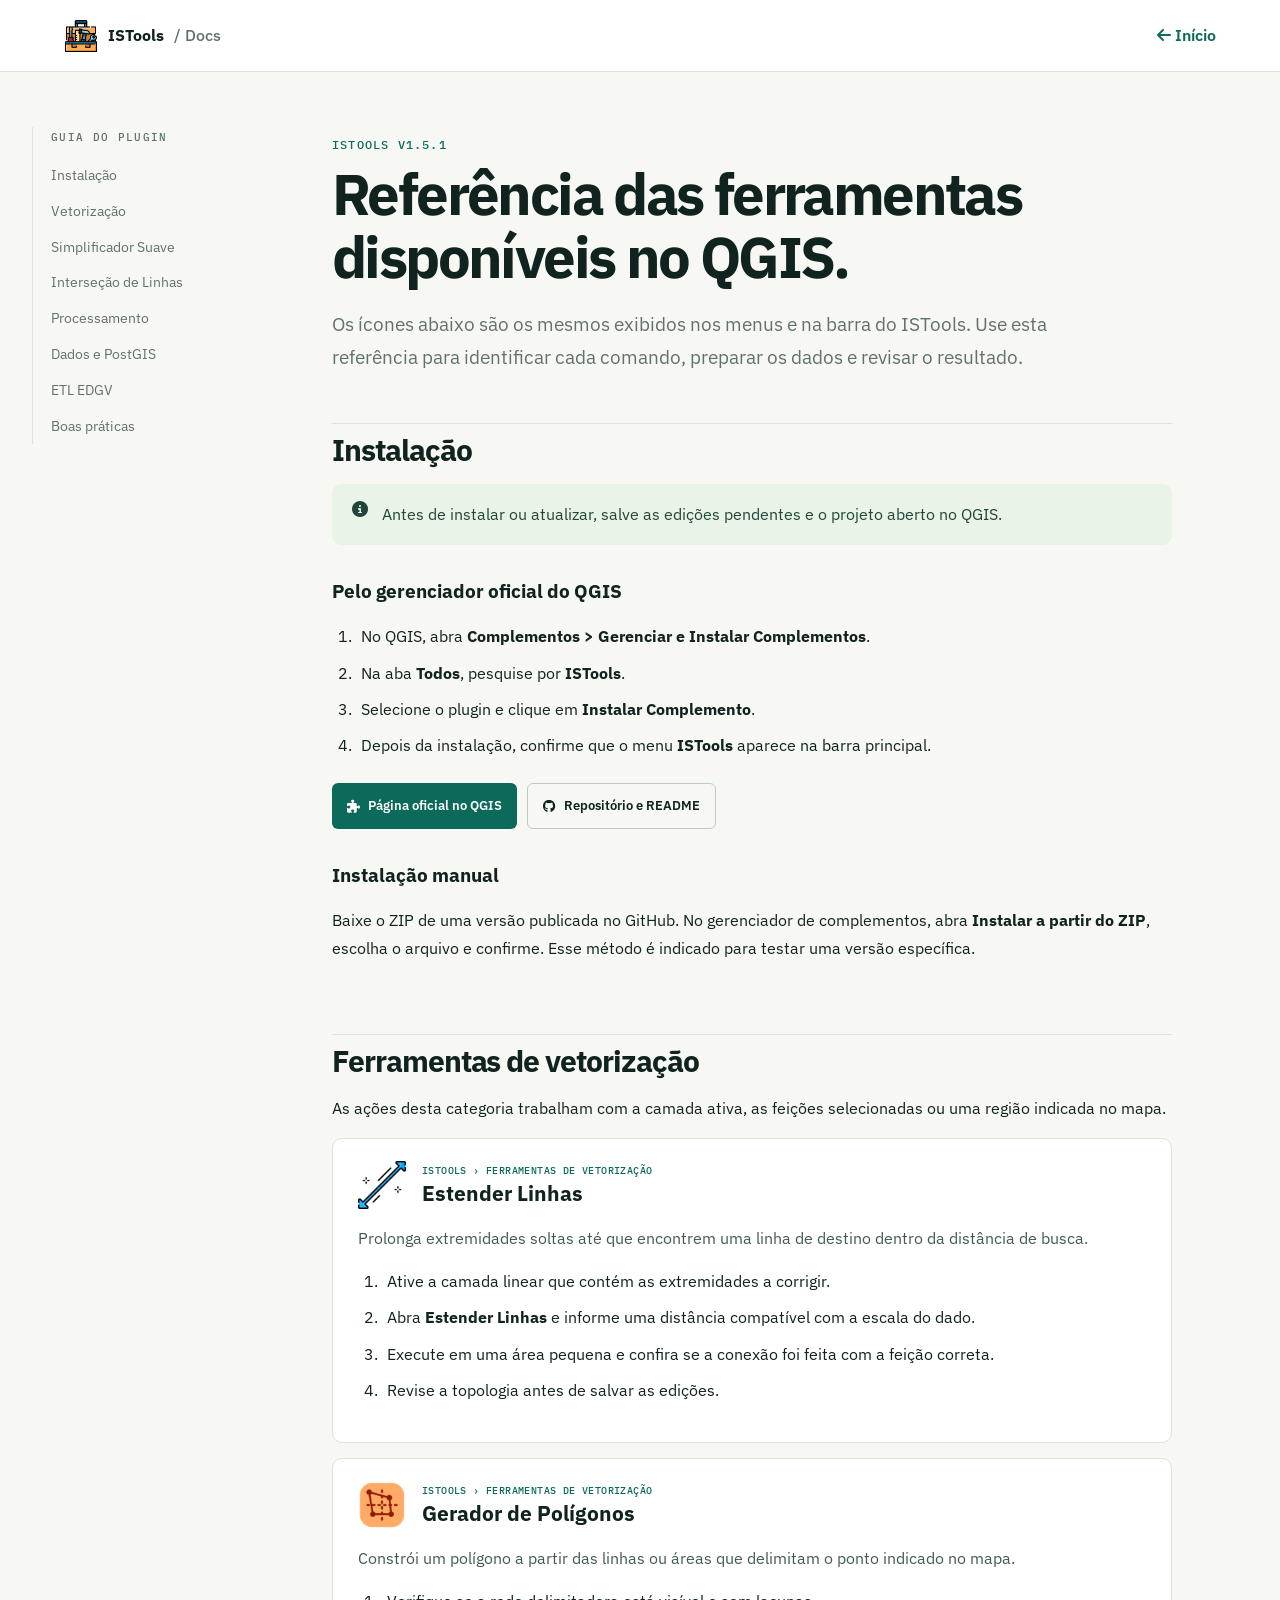
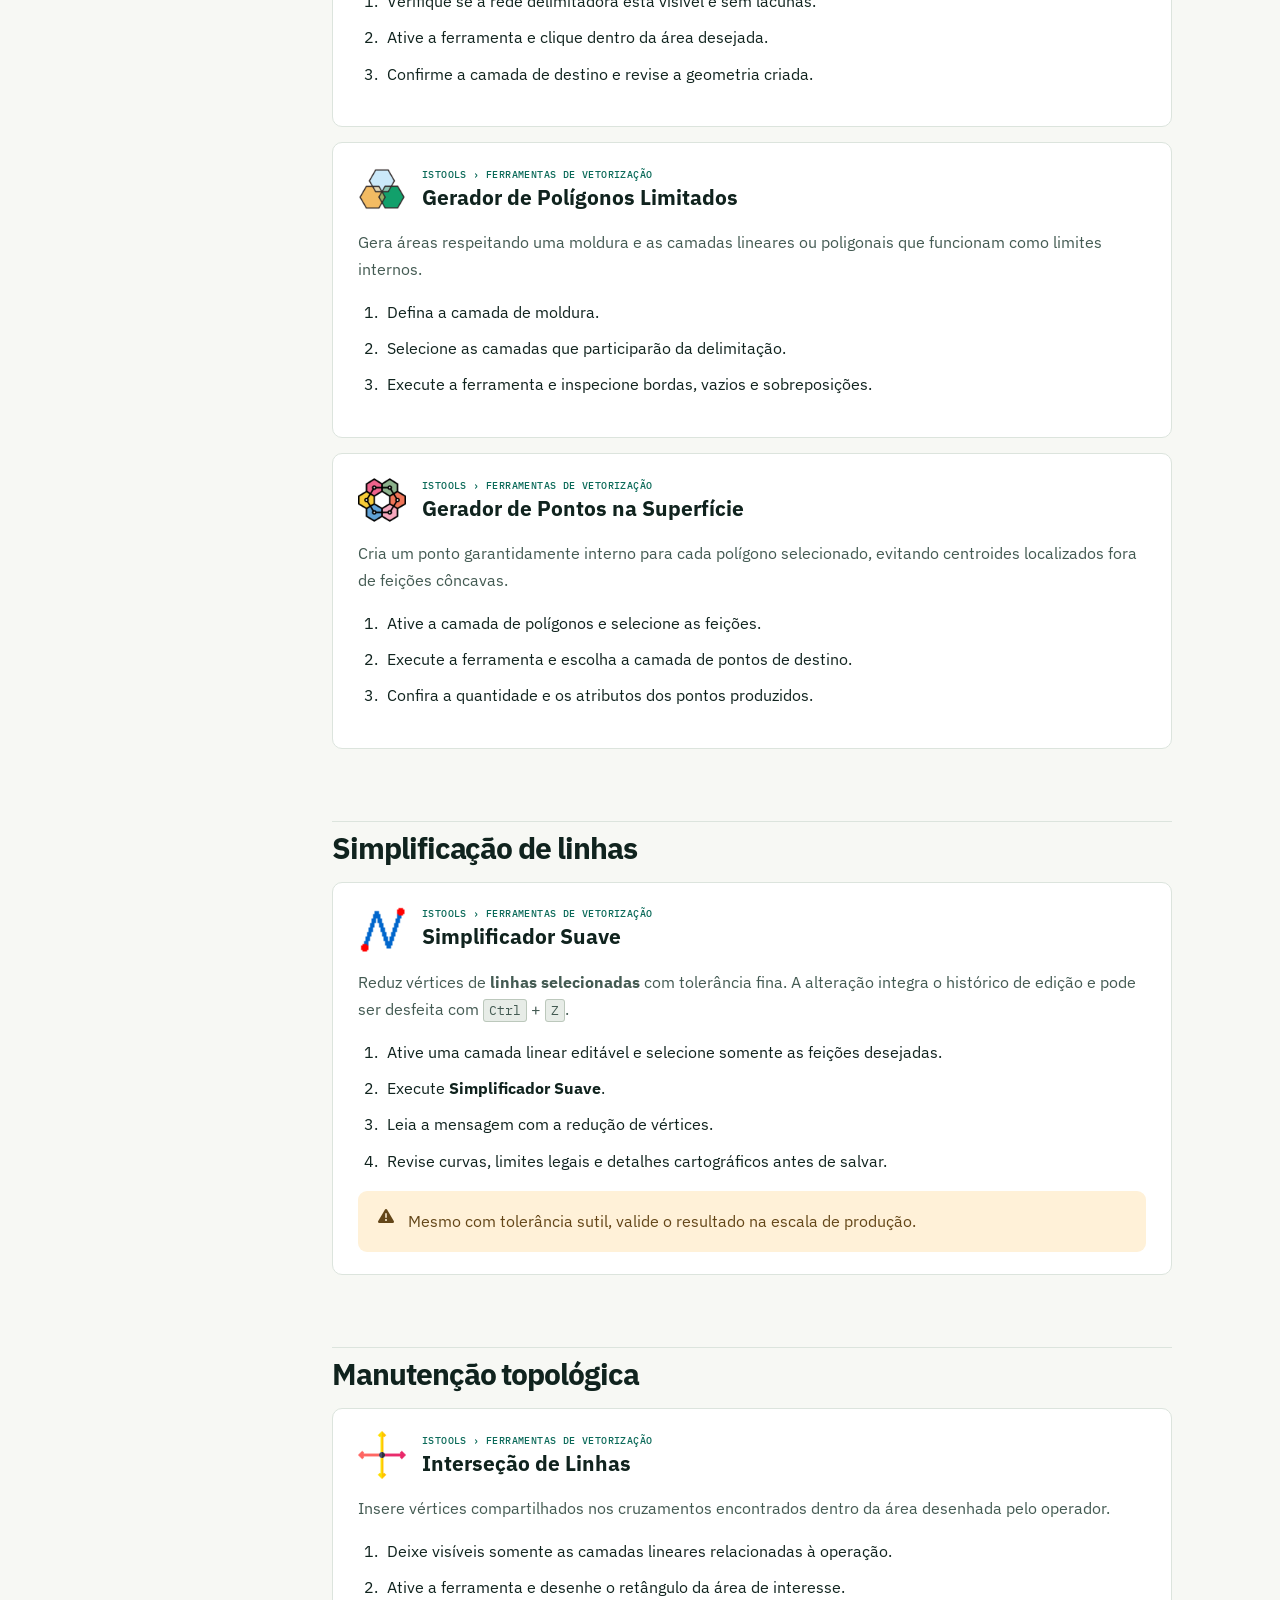
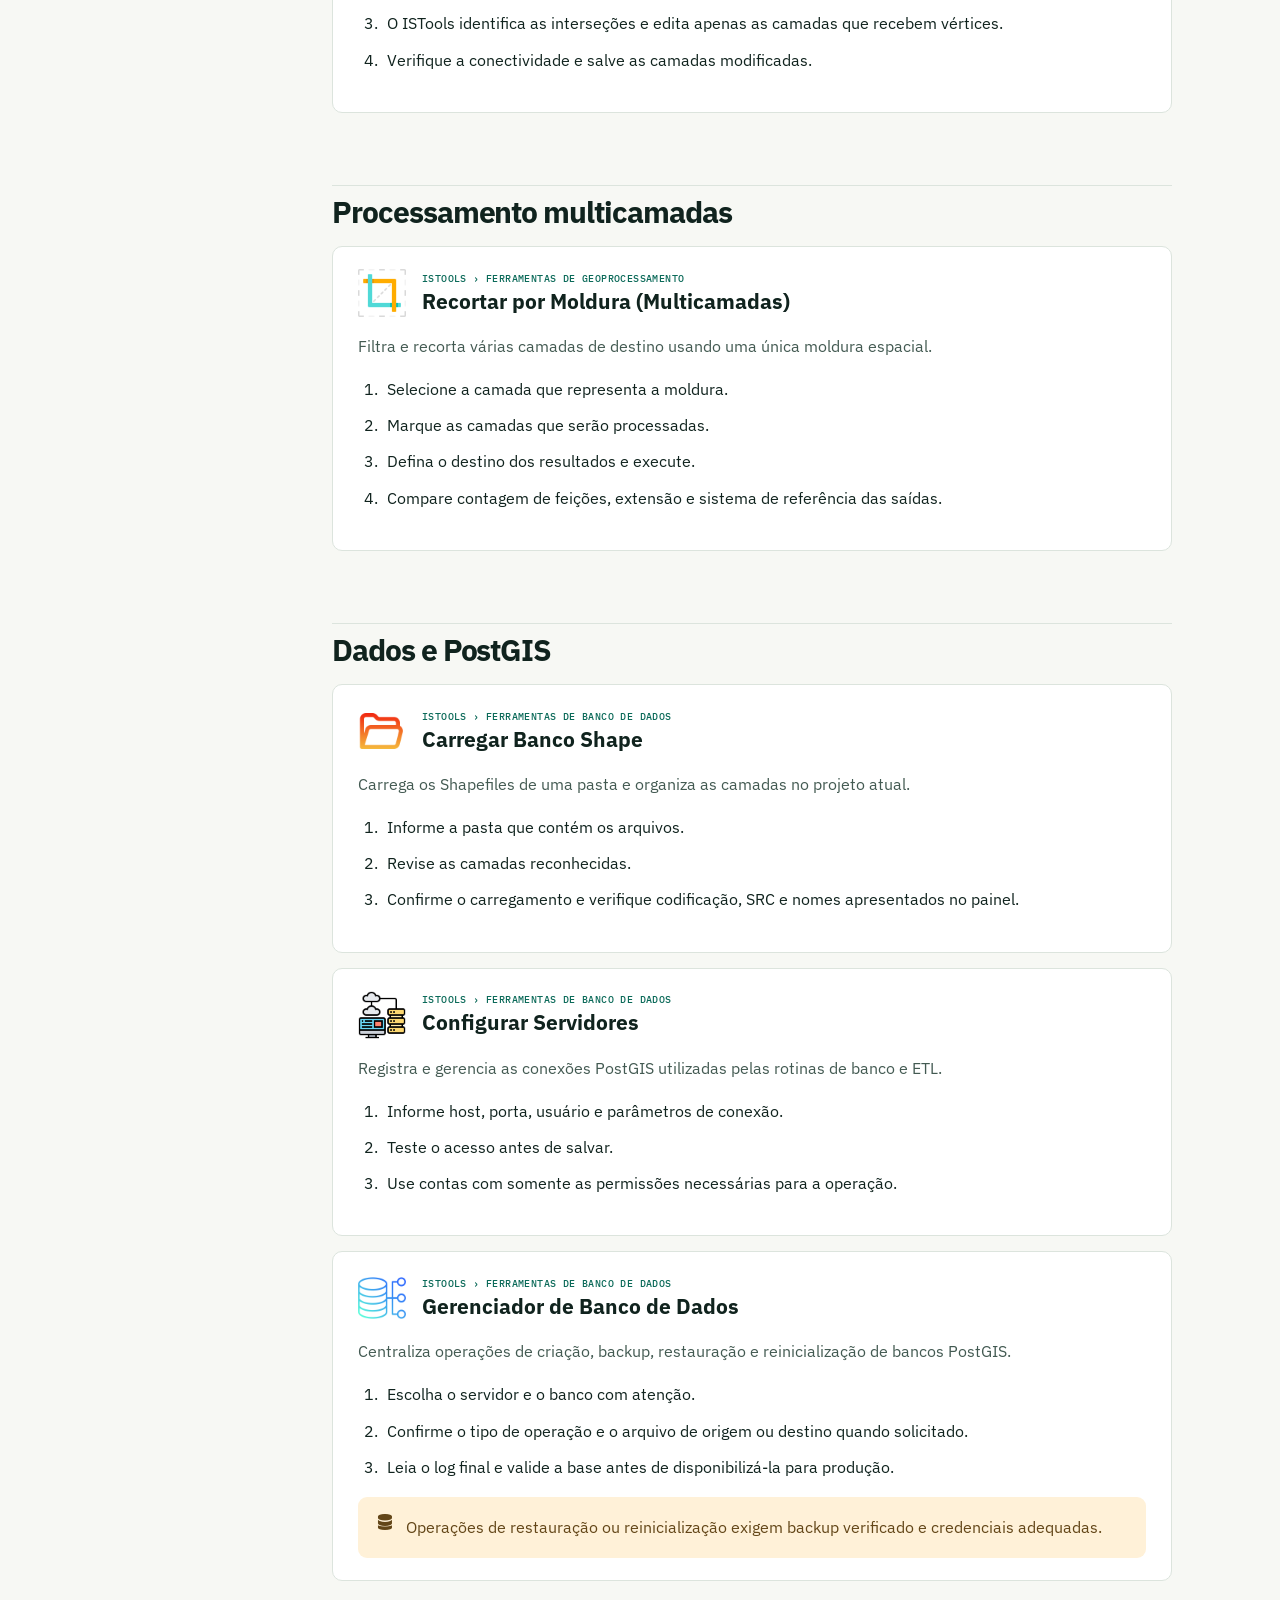
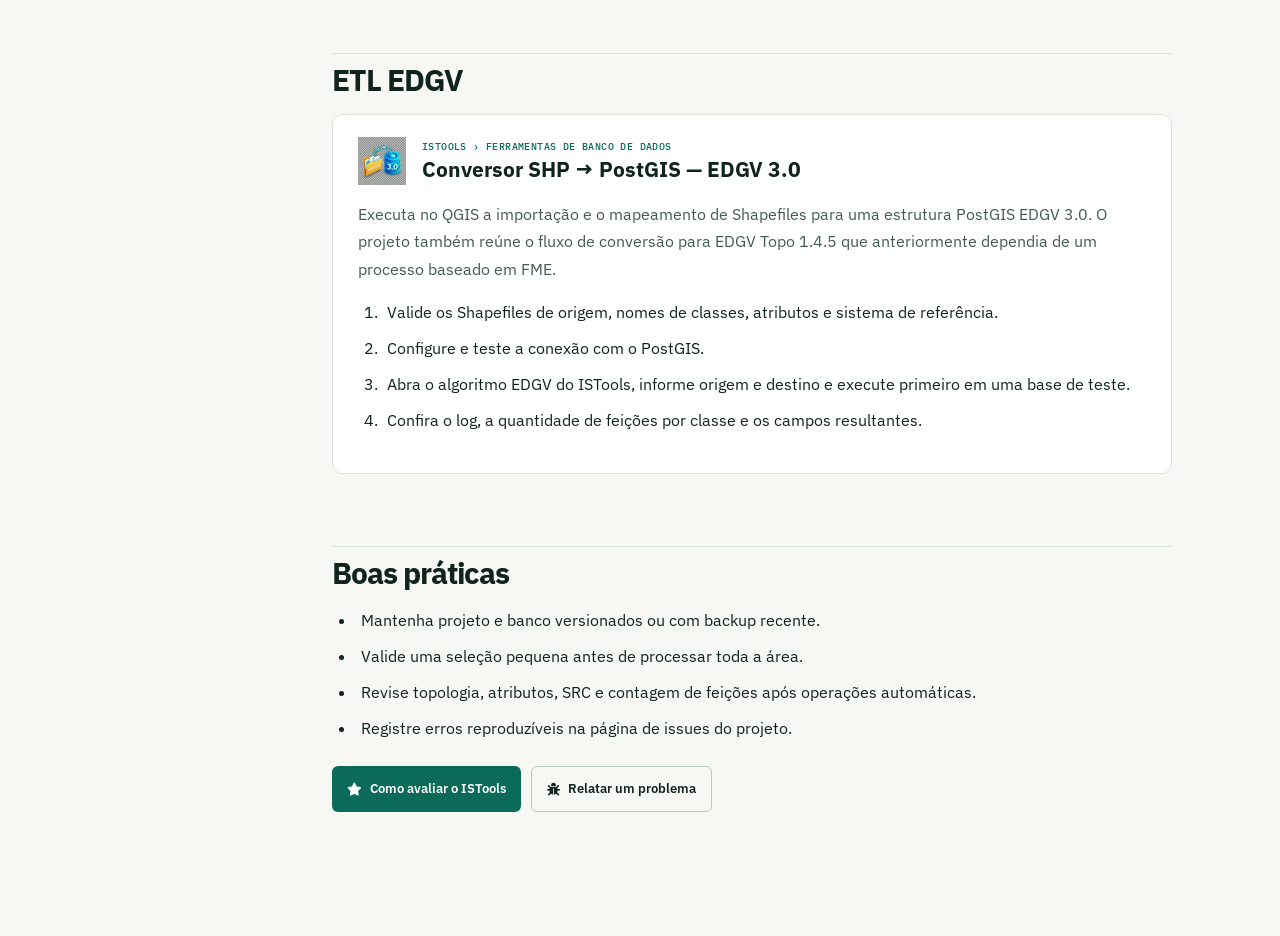
<file: docs/index.html>
<!doctype html>
<html lang="pt-BR">
<head>
  <meta charset="utf-8">
  <meta name="viewport" content="width=device-width,initial-scale=1">
  <meta name="description" content="Documentação didática do plugin ISTools para QGIS.">
  <title>Documentação | ISTools</title>
  <link rel="icon" href="../icon_istools.png">
  <link rel="preconnect" href="https://fonts.googleapis.com">
  <link rel="preconnect" href="https://fonts.gstatic.com" crossorigin>
  <link href="https://fonts.googleapis.com/css2?family=IBM+Plex+Mono:wght@400;500;600&family=IBM+Plex+Sans:wght@400;500;600;700&display=swap" rel="stylesheet">
  <link rel="stylesheet" href="https://cdnjs.cloudflare.com/ajax/libs/font-awesome/6.5.2/css/all.min.css">
  <link rel="stylesheet" href="docs.css">
</head>
<body>
  <header><a class="brand" href="../"><img src="../icon_istools.png" alt="ISTools">ISTools <span>/ Docs</span></a><a href="../" class="back"><i class="fa-solid fa-arrow-left"></i> Início</a></header>
  <div class="layout">
    <aside>
      <p>GUIA DO PLUGIN</p>
      <a href="#instalacao">Instalação</a>
      <a href="#vetorizacao">Vetorização</a>
      <a href="#simplificador">Simplificador Suave</a>
      <a href="#intersecao">Interseção de Linhas</a>
      <a href="#processamento">Processamento</a>
      <a href="#dados">Dados e PostGIS</a>
      <a href="#edgv">ETL EDGV</a>
      <a href="#boas-praticas">Boas práticas</a>
    </aside>
    <main>
      <p class="eyebrow">ISTools v1.5.1</p>
      <h1>Referência das ferramentas disponíveis no QGIS.</h1>
      <p class="intro">Os ícones abaixo são os mesmos exibidos nos menus e na barra do ISTools. Use esta referência para identificar cada comando, preparar os dados e revisar o resultado.</p>

      <section id="instalacao">
        <h2>Instalação</h2>
        <div class="callout"><i class="fa-solid fa-circle-info"></i><p>Antes de instalar ou atualizar, salve as edições pendentes e o projeto aberto no QGIS.</p></div>
        <h3>Pelo gerenciador oficial do QGIS</h3>
        <ol>
          <li>No QGIS, abra <strong>Complementos &gt; Gerenciar e Instalar Complementos</strong>.</li>
          <li>Na aba <strong>Todos</strong>, pesquise por <strong>ISTools</strong>.</li>
          <li>Selecione o plugin e clique em <strong>Instalar Complemento</strong>.</li>
          <li>Depois da instalação, confirme que o menu <strong>ISTools</strong> aparece na barra principal.</li>
        </ol>
        <div class="doc-actions"><a class="doc-button" href="https://plugins.qgis.org/plugins/istools/" target="_blank" rel="noreferrer"><i class="fa-solid fa-puzzle-piece"></i> Página oficial no QGIS</a><a class="doc-button secondary" href="https://github.com/irlansouza93/istools" target="_blank" rel="noreferrer"><i class="fa-brands fa-github"></i> Repositório e README</a></div>
        <h3>Instalação manual</h3>
        <p>Baixe o ZIP de uma versão publicada no GitHub. No gerenciador de complementos, abra <strong>Instalar a partir do ZIP</strong>, escolha o arquivo e confirme. Esse método é indicado para testar uma versão específica.</p>
      </section>

      <section id="vetorizacao">
        <h2>Ferramentas de vetorização</h2>
        <p>As ações desta categoria trabalham com a camada ativa, as feições selecionadas ou uma região indicada no mapa.</p>

        <article class="tool-card">
          <div class="tool-title"><img src="assets/icons/icon_extend_lines.png" alt="Ícone Estender Linhas"><div><span>ISTools › Ferramentas de Vetorização</span><h3>Estender Linhas</h3></div></div>
          <p>Prolonga extremidades soltas até que encontrem uma linha de destino dentro da distância de busca.</p>
          <ol><li>Ative a camada linear que contém as extremidades a corrigir.</li><li>Abra <strong>Estender Linhas</strong> e informe uma distância compatível com a escala do dado.</li><li>Execute em uma área pequena e confira se a conexão foi feita com a feição correta.</li><li>Revise a topologia antes de salvar as edições.</li></ol>
        </article>

        <article class="tool-card">
          <div class="tool-title"><img src="assets/icons/icon_polygon_generator.png" alt="Ícone Gerador de Polígonos"><div><span>ISTools › Ferramentas de Vetorização</span><h3>Gerador de Polígonos</h3></div></div>
          <p>Constrói um polígono a partir das linhas ou áreas que delimitam o ponto indicado no mapa.</p>
          <ol><li>Verifique se a rede delimitadora está visível e sem lacunas.</li><li>Ative a ferramenta e clique dentro da área desejada.</li><li>Confirme a camada de destino e revise a geometria criada.</li></ol>
        </article>

        <article class="tool-card">
          <div class="tool-title"><img src="assets/icons/icon_bounded_polygon_generator.png" alt="Ícone Gerador de Polígonos Limitados"><div><span>ISTools › Ferramentas de Vetorização</span><h3>Gerador de Polígonos Limitados</h3></div></div>
          <p>Gera áreas respeitando uma moldura e as camadas lineares ou poligonais que funcionam como limites internos.</p>
          <ol><li>Defina a camada de moldura.</li><li>Selecione as camadas que participarão da delimitação.</li><li>Execute a ferramenta e inspecione bordas, vazios e sobreposições.</li></ol>
        </article>

        <article class="tool-card">
          <div class="tool-title"><img src="assets/icons/icon_point_on_surface_generator.png" alt="Ícone Gerador de Pontos na Superfície"><div><span>ISTools › Ferramentas de Vetorização</span><h3>Gerador de Pontos na Superfície</h3></div></div>
          <p>Cria um ponto garantidamente interno para cada polígono selecionado, evitando centroides localizados fora de feições côncavas.</p>
          <ol><li>Ative a camada de polígonos e selecione as feições.</li><li>Execute a ferramenta e escolha a camada de pontos de destino.</li><li>Confira a quantidade e os atributos dos pontos produzidos.</li></ol>
        </article>
      </section>

      <section id="simplificador">
        <h2>Simplificação de linhas</h2>
        <article class="tool-card">
          <div class="tool-title"><img src="assets/icons/icon_smooth_simplifier.png" alt="Ícone Simplificador Suave"><div><span>ISTools › Ferramentas de Vetorização</span><h3>Simplificador Suave</h3></div></div>
          <p>Reduz vértices de <strong>linhas selecionadas</strong> com tolerância fina. A alteração integra o histórico de edição e pode ser desfeita com <kbd>Ctrl</kbd> + <kbd>Z</kbd>.</p>
          <ol><li>Ative uma camada linear editável e selecione somente as feições desejadas.</li><li>Execute <strong>Simplificador Suave</strong>.</li><li>Leia a mensagem com a redução de vértices.</li><li>Revise curvas, limites legais e detalhes cartográficos antes de salvar.</li></ol>
          <div class="warning"><i class="fa-solid fa-triangle-exclamation"></i><p>Mesmo com tolerância sutil, valide o resultado na escala de produção.</p></div>
        </article>
      </section>

      <section id="intersecao">
        <h2>Manutenção topológica</h2>
        <article class="tool-card">
          <div class="tool-title"><img src="assets/icons/icon_intersection_line.png" alt="Ícone Interseção de Linhas"><div><span>ISTools › Ferramentas de Vetorização</span><h3>Interseção de Linhas</h3></div></div>
          <p>Insere vértices compartilhados nos cruzamentos encontrados dentro da área desenhada pelo operador.</p>
          <ol><li>Deixe visíveis somente as camadas lineares relacionadas à operação.</li><li>Ative a ferramenta e desenhe o retângulo da área de interesse.</li><li>O ISTools identifica as interseções e edita apenas as camadas que recebem vértices.</li><li>Verifique a conectividade e salve as camadas modificadas.</li></ol>
        </article>
      </section>

      <section id="processamento">
        <h2>Processamento multicamadas</h2>
        <article class="tool-card">
          <div class="tool-title"><img src="assets/icons/recortar_por_moldura.png" alt="Ícone Recortar por Moldura"><div><span>ISTools › Ferramentas de Geoprocessamento</span><h3>Recortar por Moldura (Multicamadas)</h3></div></div>
          <p>Filtra e recorta várias camadas de destino usando uma única moldura espacial.</p>
          <ol><li>Selecione a camada que representa a moldura.</li><li>Marque as camadas que serão processadas.</li><li>Defina o destino dos resultados e execute.</li><li>Compare contagem de feições, extensão e sistema de referência das saídas.</li></ol>
        </article>
      </section>

      <section id="dados">
        <h2>Dados e PostGIS</h2>

        <article class="tool-card">
          <div class="tool-title"><img src="assets/icons/carregar_banco_shape.png" alt="Ícone Carregar Banco Shape"><div><span>ISTools › Ferramentas de Banco de Dados</span><h3>Carregar Banco Shape</h3></div></div>
          <p>Carrega os Shapefiles de uma pasta e organiza as camadas no projeto atual.</p>
          <ol><li>Informe a pasta que contém os arquivos.</li><li>Revise as camadas reconhecidas.</li><li>Confirme o carregamento e verifique codificação, SRC e nomes apresentados no painel.</li></ol>
        </article>

        <article class="tool-card">
          <div class="tool-title"><img src="assets/icons/icon_server_config.png" alt="Ícone Configurar Servidores"><div><span>ISTools › Ferramentas de Banco de Dados</span><h3>Configurar Servidores</h3></div></div>
          <p>Registra e gerencia as conexões PostGIS utilizadas pelas rotinas de banco e ETL.</p>
          <ol><li>Informe host, porta, usuário e parâmetros de conexão.</li><li>Teste o acesso antes de salvar.</li><li>Use contas com somente as permissões necessárias para a operação.</li></ol>
        </article>

        <article class="tool-card">
          <div class="tool-title"><img src="assets/icons/icon_db_manager.png" alt="Ícone Gerenciador de Banco de Dados"><div><span>ISTools › Ferramentas de Banco de Dados</span><h3>Gerenciador de Banco de Dados</h3></div></div>
          <p>Centraliza operações de criação, backup, restauração e reinicialização de bancos PostGIS.</p>
          <ol><li>Escolha o servidor e o banco com atenção.</li><li>Confirme o tipo de operação e o arquivo de origem ou destino quando solicitado.</li><li>Leia o log final e valide a base antes de disponibilizá-la para produção.</li></ol>
          <div class="warning"><i class="fa-solid fa-database"></i><p>Operações de restauração ou reinicialização exigem backup verificado e credenciais adequadas.</p></div>
        </article>
      </section>

      <section id="edgv">
        <h2>ETL EDGV</h2>
        <article class="tool-card">
          <div class="tool-title"><img src="assets/icons/icon_etl_edgv300.png" alt="Ícone Conversor EDGV"><div><span>ISTools › Ferramentas de Banco de Dados</span><h3>Conversor SHP → PostGIS — EDGV 3.0</h3></div></div>
          <p>Executa no QGIS a importação e o mapeamento de Shapefiles para uma estrutura PostGIS EDGV 3.0. O projeto também reúne o fluxo de conversão para EDGV Topo 1.4.5 que anteriormente dependia de um processo baseado em FME.</p>
          <ol><li>Valide os Shapefiles de origem, nomes de classes, atributos e sistema de referência.</li><li>Configure e teste a conexão com o PostGIS.</li><li>Abra o algoritmo EDGV do ISTools, informe origem e destino e execute primeiro em uma base de teste.</li><li>Confira o log, a quantidade de feições por classe e os campos resultantes.</li></ol>
        </article>
      </section>

      <section id="boas-praticas">
        <h2>Boas práticas</h2>
        <ul><li>Mantenha projeto e banco versionados ou com backup recente.</li><li>Valide uma seleção pequena antes de processar toda a área.</li><li>Revise topologia, atributos, SRC e contagem de feições após operações automáticas.</li><li>Registre erros reproduzíveis na página de issues do projeto.</li></ul>
        <div class="doc-actions"><a class="doc-button" href="../#avaliar"><i class="fa-solid fa-star"></i> Como avaliar o ISTools</a><a class="doc-button secondary" href="https://github.com/irlansouza93/istools/issues" target="_blank" rel="noreferrer"><i class="fa-solid fa-bug"></i> Relatar um problema</a></div>
      </section>
    </main>
  </div>
</body>
</html>
</file>
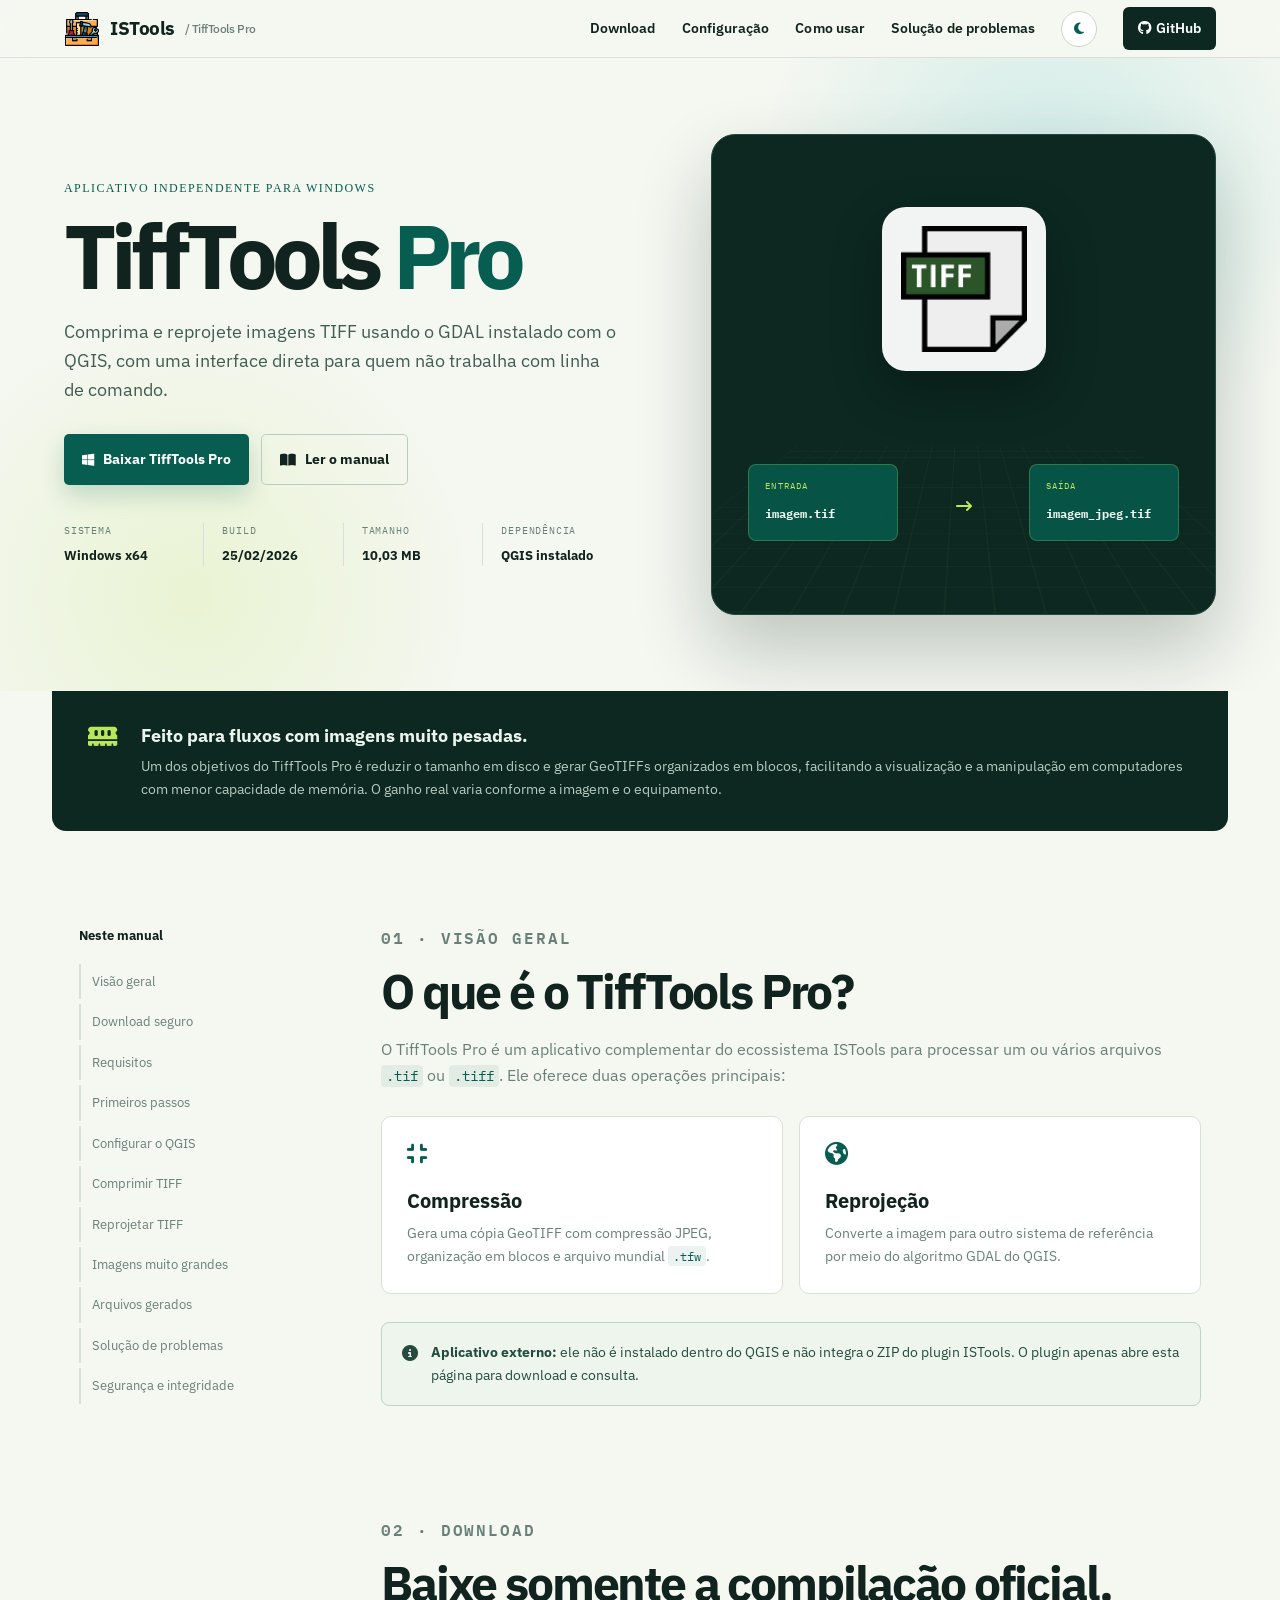
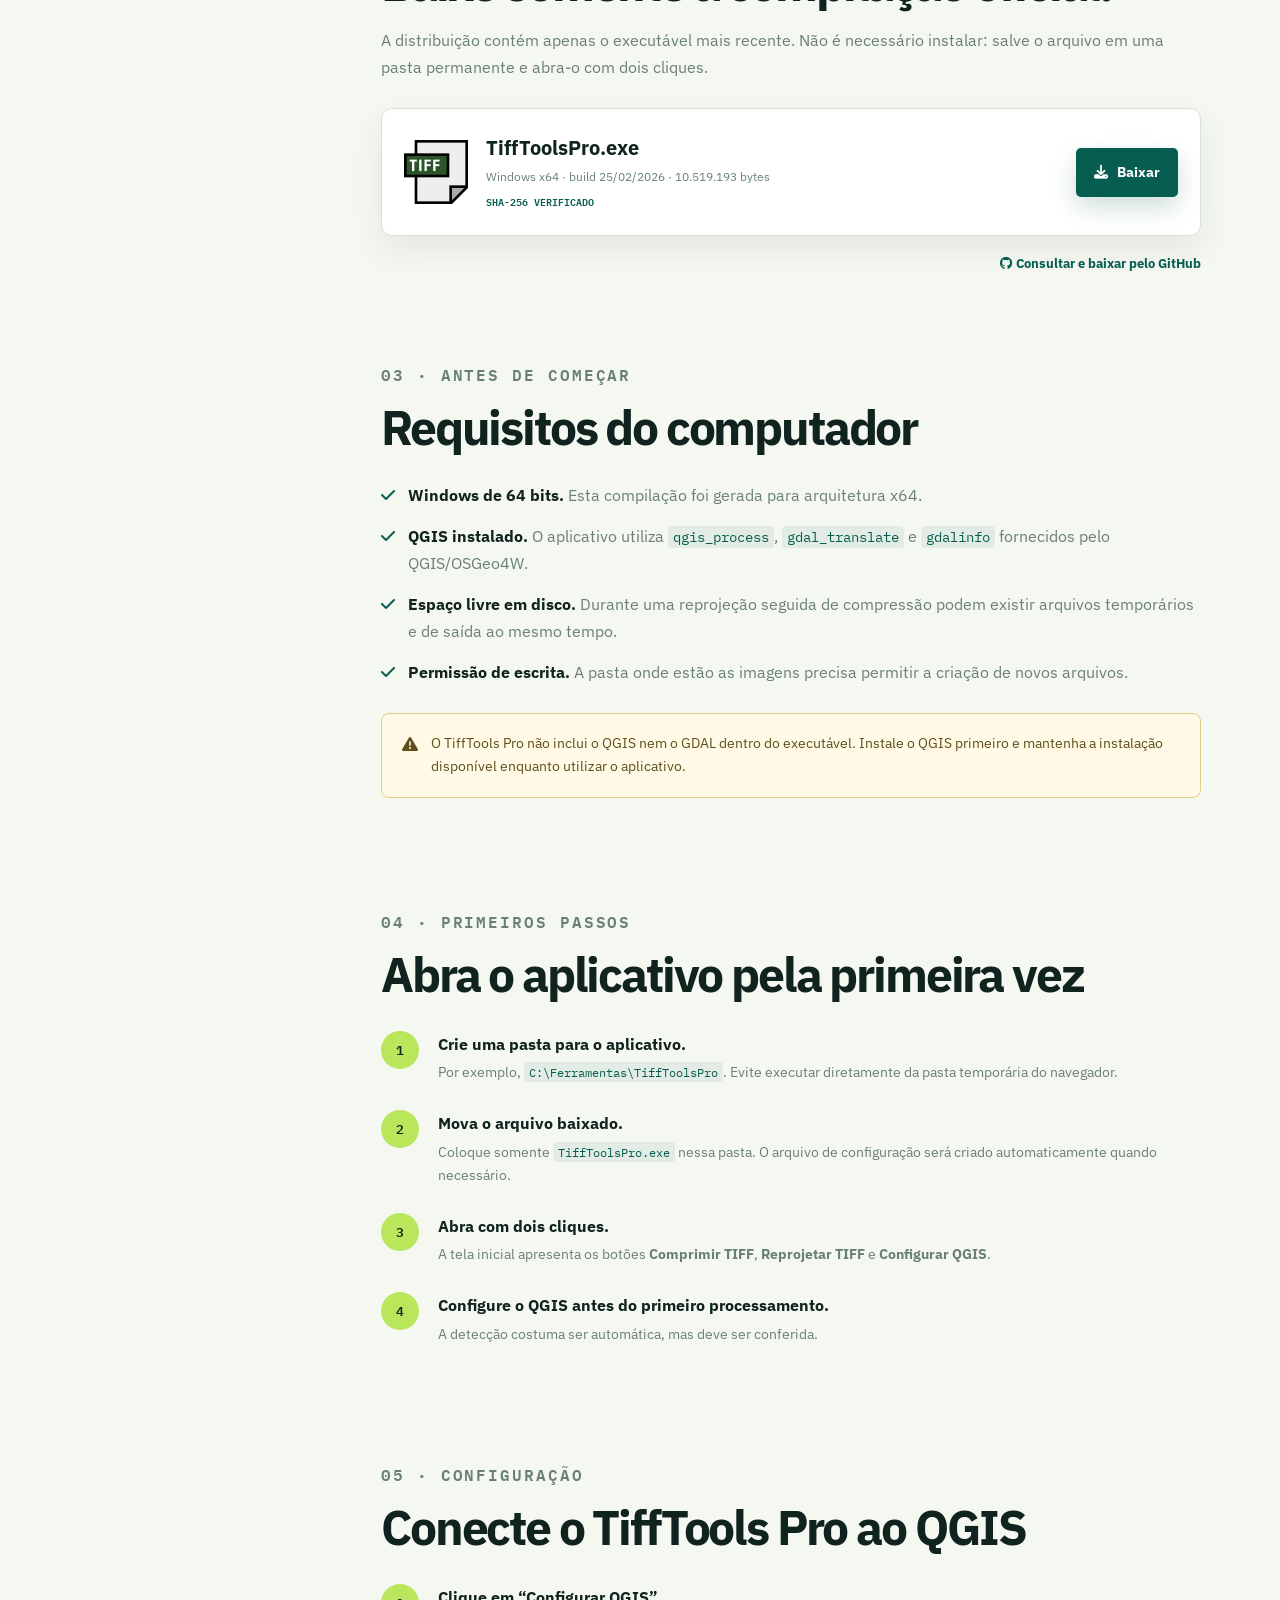
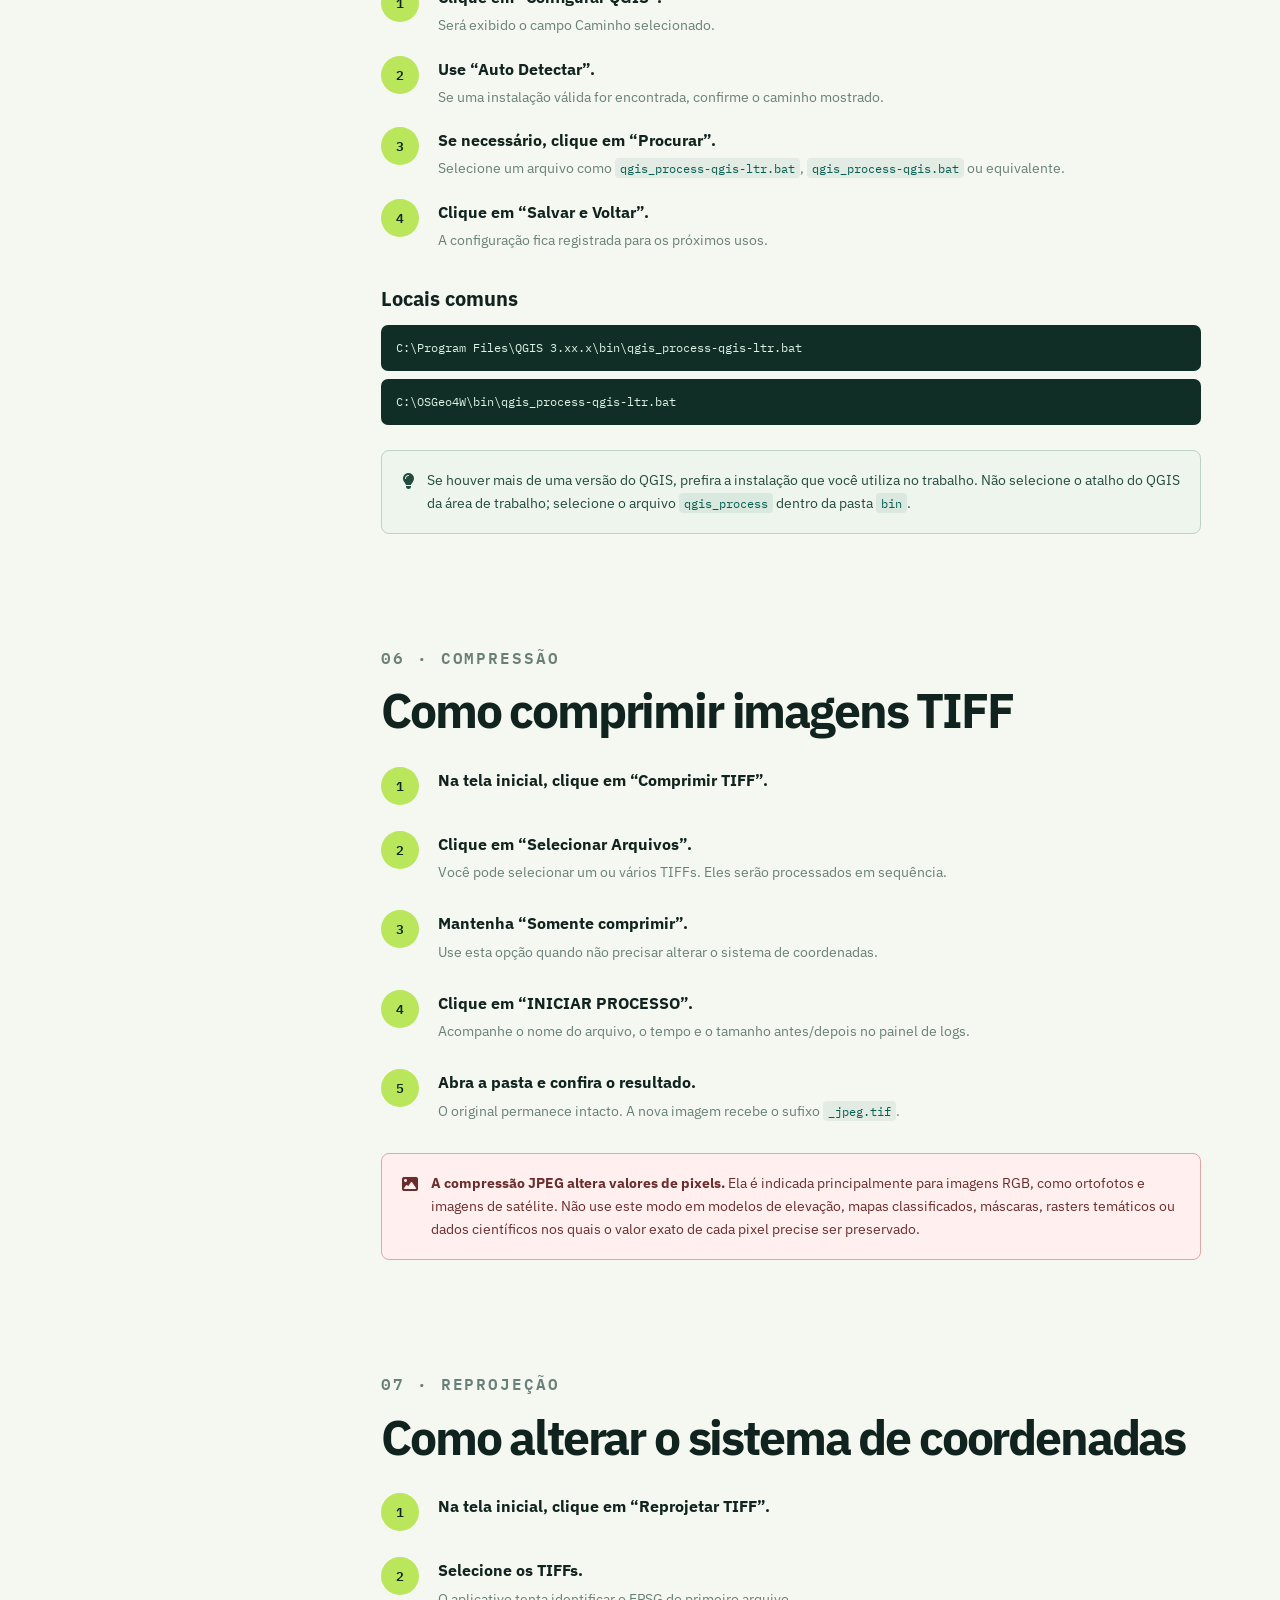
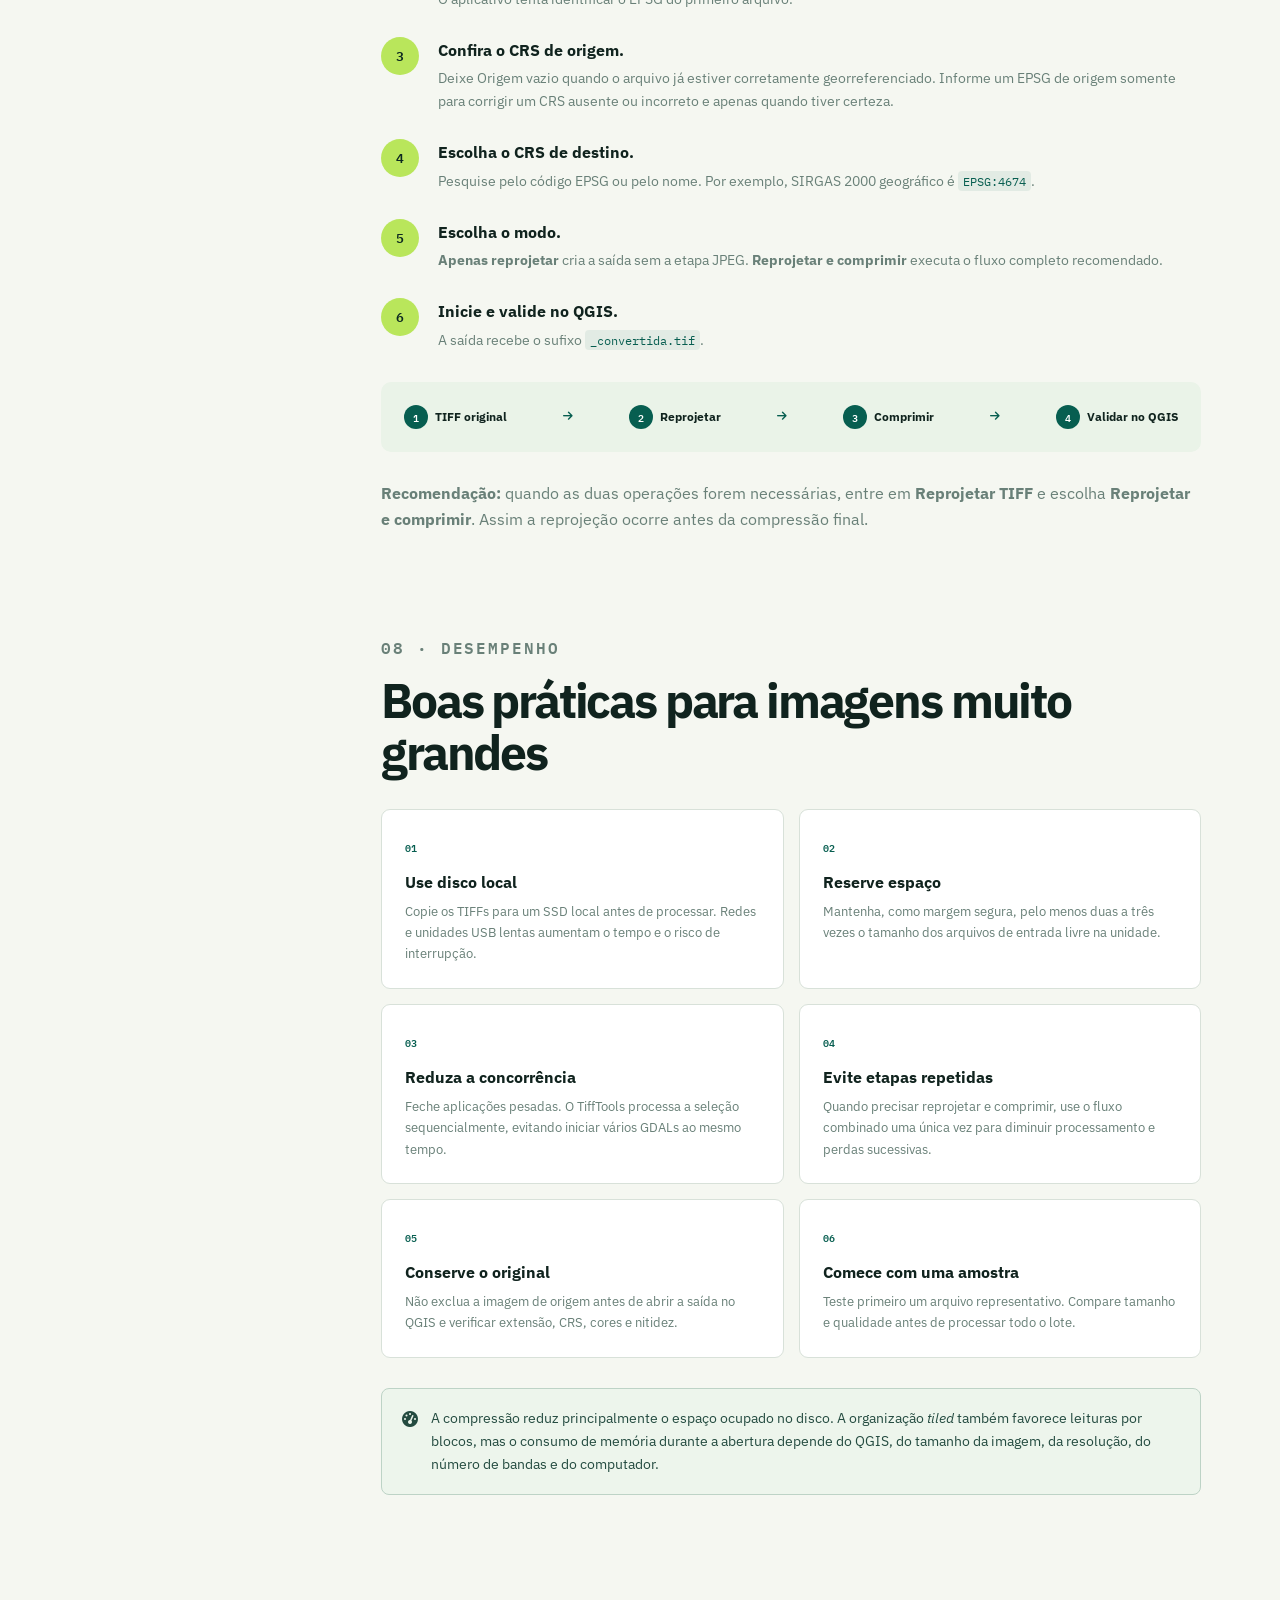
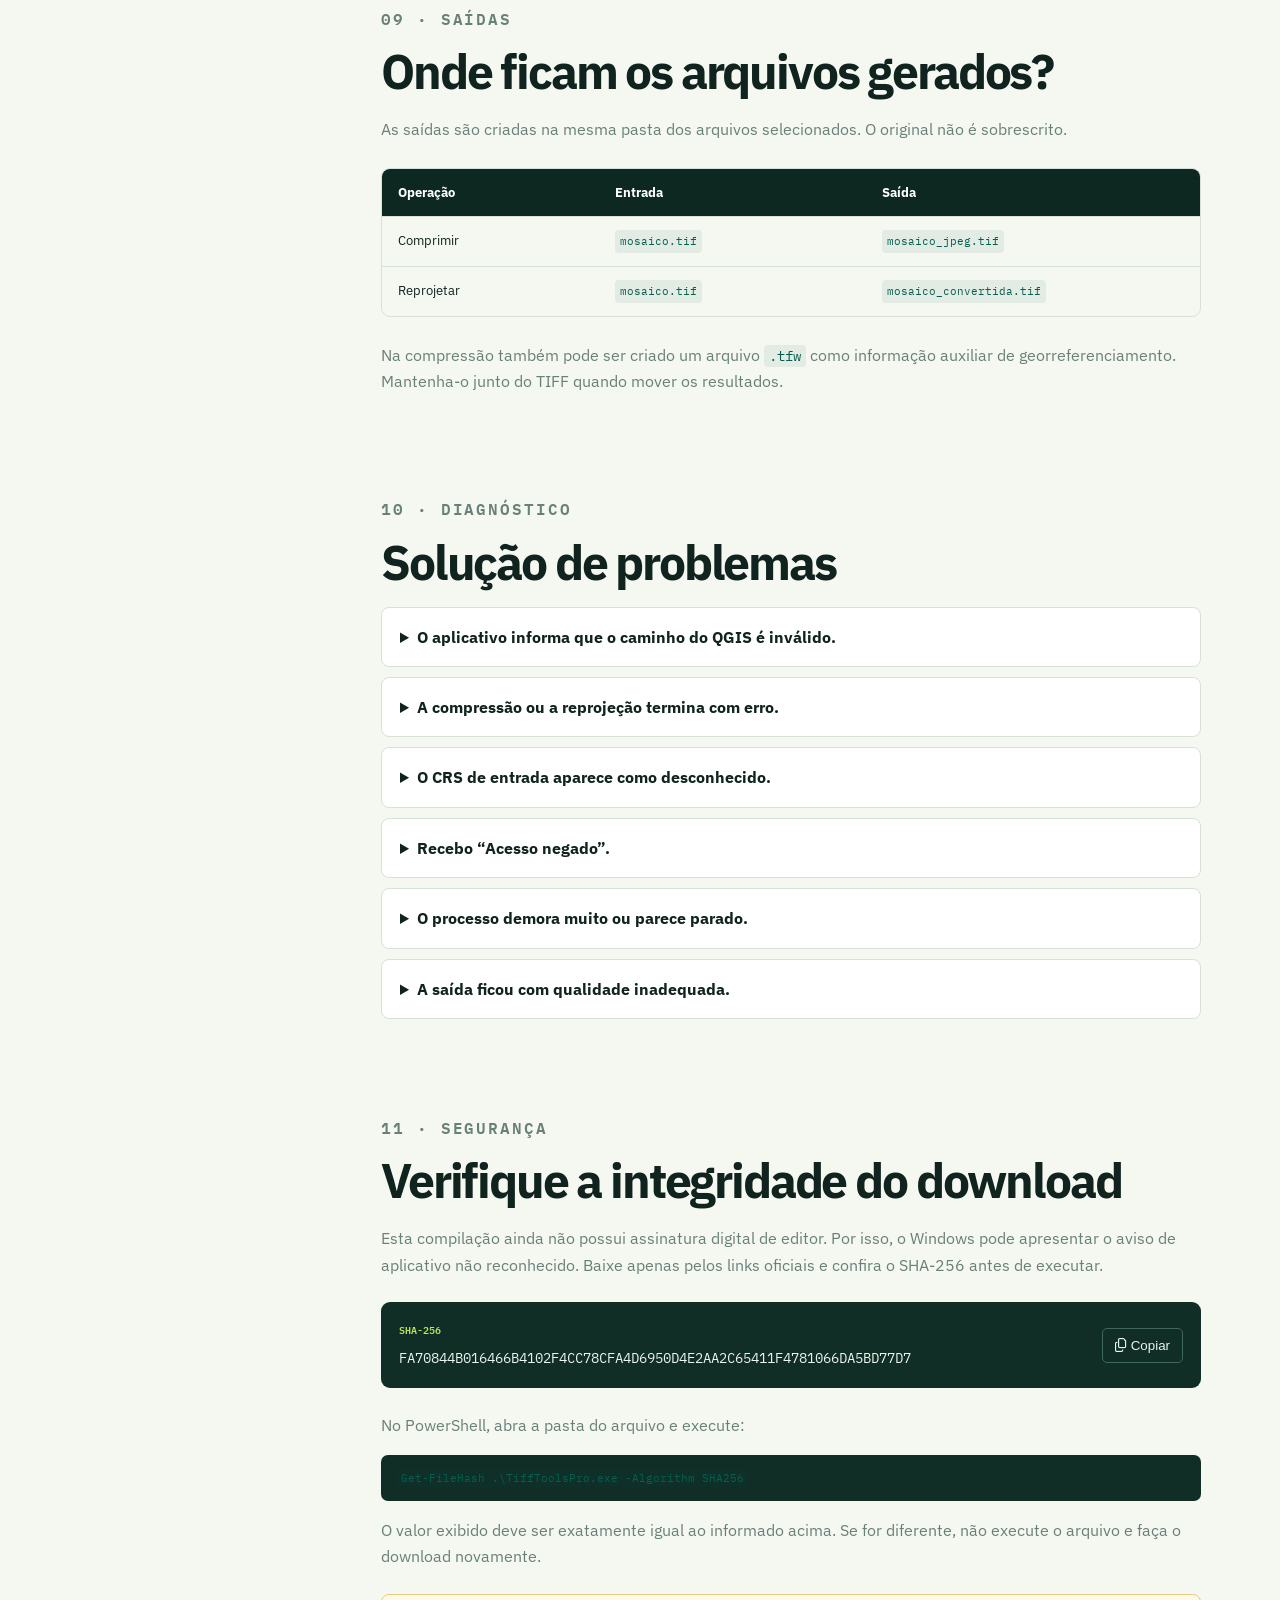
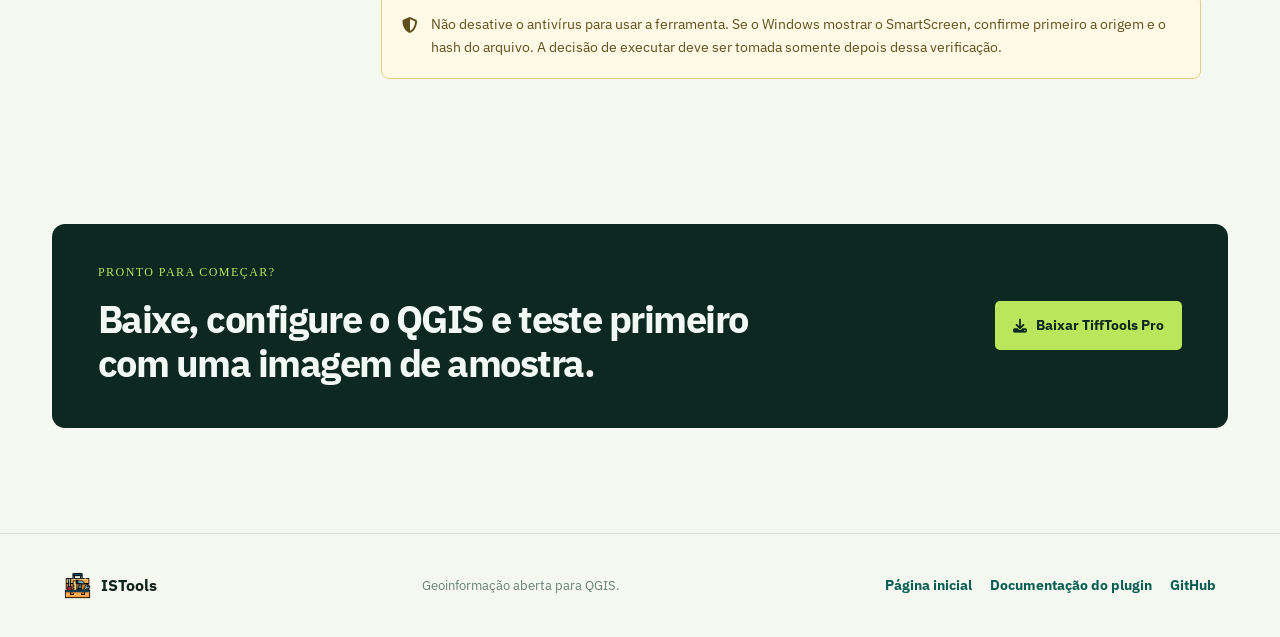
<file: tifftools/index.html>
<!doctype html>
<html lang="pt-BR">
<head>
  <meta charset="utf-8">
  <meta name="viewport" content="width=device-width, initial-scale=1">
  <meta name="description" content="Baixe o TiffTools Pro e consulte o manual completo para comprimir e reprojetar imagens TIFF com o QGIS.">
  <meta property="og:type" content="website">
  <meta property="og:locale" content="pt_BR">
  <meta property="og:site_name" content="ISTools">
  <meta property="og:title" content="TiffTools Pro | Download e manual">
  <meta property="og:description" content="Aplicativo Windows para comprimir e reprojetar TIFFs muito grandes usando o GDAL instalado com o QGIS.">
  <meta property="og:url" content="https://irlansouza93.github.io/istools-website/tifftools/">
  <meta property="og:image" content="https://irlansouza93.github.io/istools-website/assets/og-preview.png">
  <meta name="twitter:card" content="summary_large_image">
  <title>TiffTools Pro | Download e manual</title>
  <link rel="icon" type="image/png" href="../assets/tifftools.png">
  <link rel="preconnect" href="https://fonts.googleapis.com">
  <link rel="preconnect" href="https://fonts.gstatic.com" crossorigin>
  <link href="https://fonts.googleapis.com/css2?family=IBM+Plex+Mono:wght@500;600&family=IBM+Plex+Sans:wght@400;500;600;700&display=swap" rel="stylesheet">
  <link rel="stylesheet" href="https://cdnjs.cloudflare.com/ajax/libs/font-awesome/6.5.2/css/all.min.css">
  <link rel="stylesheet" href="../styles.css">
  <link rel="stylesheet" href="../hero.css">
  <link rel="stylesheet" href="tifftools.css">
</head>
<body>
  <header class="site-header manual-header">
    <a class="brand" href="../"><img src="../icon_istools.png" alt="ISTools"><span>ISTools</span><small>/ TiffTools Pro</small></a>
    <button class="menu-button" aria-label="Abrir menu" aria-expanded="false"><i class="fa-solid fa-bars"></i></button>
    <nav class="main-nav" aria-label="Navegação principal">
      <a href="#download">Download</a>
      <a href="#configuracao">Configuração</a>
      <a href="#usar">Como usar</a>
      <a href="#problemas">Solução de problemas</a>
      <button class="theme-toggle" aria-label="Alternar modo escuro"><i class="fa-solid fa-moon"></i></button>
      <a class="nav-github" href="https://github.com/irlansouza93/istools-website/blob/main/downloads/TiffToolsPro.exe" target="_blank" rel="noreferrer"><i class="fa-brands fa-github"></i> GitHub</a>
    </nav>
  </header>

  <main>
    <section class="tool-hero">
      <div class="tool-hero-copy">
        <p class="eyebrow">Aplicativo independente para Windows</p>
        <h1>TiffTools <em>Pro</em></h1>
        <p class="tool-summary">Comprima e reprojete imagens TIFF usando o GDAL instalado com o QGIS, com uma interface direta para quem não trabalha com linha de comando.</p>
        <div class="tool-actions">
          <a class="button primary" href="../downloads/TiffToolsPro.exe" download><i class="fa-brands fa-windows"></i> Baixar TiffTools Pro</a>
          <a class="button repository" href="#primeiros-passos"><i class="fa-solid fa-book-open"></i> Ler o manual</a>
        </div>
        <dl class="quick-facts">
          <div><dt>Sistema</dt><dd>Windows x64</dd></div>
          <div><dt>Build</dt><dd>25/02/2026</dd></div>
          <div><dt>Tamanho</dt><dd>10,03 MB</dd></div>
          <div><dt>Dependência</dt><dd>QGIS instalado</dd></div>
        </dl>
      </div>
      <div class="tool-visual" aria-hidden="true">
        <div class="raster-grid"></div>
        <div class="tool-icon-wrap"><img src="../assets/tifftools.png" alt=""></div>
        <div class="process-chip chip-input"><span>ENTRADA</span><b>imagem.tif</b></div>
        <div class="process-arrow"><i class="fa-solid fa-arrow-right-long"></i></div>
        <div class="process-chip chip-output"><span>SAÍDA</span><b>imagem_jpeg.tif</b></div>
      </div>
    </section>

    <section class="purpose-strip">
      <i class="fa-solid fa-memory"></i>
      <div><strong>Feito para fluxos com imagens muito pesadas.</strong><p>Um dos objetivos do TiffTools Pro é reduzir o tamanho em disco e gerar GeoTIFFs organizados em blocos, facilitando a visualização e a manipulação em computadores com menor capacidade de memória. O ganho real varia conforme a imagem e o equipamento.</p></div>
    </section>

    <div class="manual-layout">
      <aside class="manual-sidebar" aria-label="Índice do manual">
        <strong>Neste manual</strong>
        <a href="#visao-geral">Visão geral</a>
        <a href="#download">Download seguro</a>
        <a href="#requisitos">Requisitos</a>
        <a href="#primeiros-passos">Primeiros passos</a>
        <a href="#configuracao">Configurar o QGIS</a>
        <a href="#usar">Comprimir TIFF</a>
        <a href="#reprojetar">Reprojetar TIFF</a>
        <a href="#imagens-pesadas">Imagens muito grandes</a>
        <a href="#resultados">Arquivos gerados</a>
        <a href="#problemas">Solução de problemas</a>
        <a href="#seguranca">Segurança e integridade</a>
      </aside>

      <article class="manual-content">
        <section id="visao-geral" class="manual-section">
          <p class="section-kicker">01 · Visão geral</p>
          <h2>O que é o TiffTools Pro?</h2>
          <p>O TiffTools Pro é um aplicativo complementar do ecossistema ISTools para processar um ou vários arquivos <code>.tif</code> ou <code>.tiff</code>. Ele oferece duas operações principais:</p>
          <div class="concept-grid">
            <div><i class="fa-solid fa-compress"></i><h3>Compressão</h3><p>Gera uma cópia GeoTIFF com compressão JPEG, organização em blocos e arquivo mundial <code>.tfw</code>.</p></div>
            <div><i class="fa-solid fa-earth-americas"></i><h3>Reprojeção</h3><p>Converte a imagem para outro sistema de referência por meio do algoritmo GDAL do QGIS.</p></div>
          </div>
          <div class="notice neutral"><i class="fa-solid fa-circle-info"></i><p><strong>Aplicativo externo:</strong> ele não é instalado dentro do QGIS e não integra o ZIP do plugin ISTools. O plugin apenas abre esta página para download e consulta.</p></div>
        </section>

        <section id="download" class="manual-section">
          <p class="section-kicker">02 · Download</p>
          <h2>Baixe somente a compilação oficial.</h2>
          <p>A distribuição contém apenas o executável mais recente. Não é necessário instalar: salve o arquivo em uma pasta permanente e abra-o com dois cliques.</p>
          <div class="download-card">
            <img src="../assets/tifftools.png" alt="Ícone do TiffTools Pro">
            <div><h3>TiffToolsPro.exe</h3><p>Windows x64 · build 25/02/2026 · 10.519.193 bytes</p><span>SHA-256 verificado</span></div>
            <a class="button primary" href="../downloads/TiffToolsPro.exe" download><i class="fa-solid fa-download"></i> Baixar</a>
          </div>
          <div class="secondary-download"><a href="https://github.com/irlansouza93/istools-website/blob/main/downloads/TiffToolsPro.exe" target="_blank" rel="noreferrer"><i class="fa-brands fa-github"></i> Consultar e baixar pelo GitHub</a></div>
        </section>

        <section id="requisitos" class="manual-section">
          <p class="section-kicker">03 · Antes de começar</p>
          <h2>Requisitos do computador</h2>
          <ul class="check-list">
            <li><i class="fa-solid fa-check"></i><span><strong>Windows de 64 bits.</strong> Esta compilação foi gerada para arquitetura x64.</span></li>
            <li><i class="fa-solid fa-check"></i><span><strong>QGIS instalado.</strong> O aplicativo utiliza <code>qgis_process</code>, <code>gdal_translate</code> e <code>gdalinfo</code> fornecidos pelo QGIS/OSGeo4W.</span></li>
            <li><i class="fa-solid fa-check"></i><span><strong>Espaço livre em disco.</strong> Durante uma reprojeção seguida de compressão podem existir arquivos temporários e de saída ao mesmo tempo.</span></li>
            <li><i class="fa-solid fa-check"></i><span><strong>Permissão de escrita.</strong> A pasta onde estão as imagens precisa permitir a criação de novos arquivos.</span></li>
          </ul>
          <div class="notice warning"><i class="fa-solid fa-triangle-exclamation"></i><p>O TiffTools Pro não inclui o QGIS nem o GDAL dentro do executável. Instale o QGIS primeiro e mantenha a instalação disponível enquanto utilizar o aplicativo.</p></div>
        </section>

        <section id="primeiros-passos" class="manual-section">
          <p class="section-kicker">04 · Primeiros passos</p>
          <h2>Abra o aplicativo pela primeira vez</h2>
          <ol class="steps">
            <li><span>1</span><div><strong>Crie uma pasta para o aplicativo.</strong><p>Por exemplo, <code>C:\Ferramentas\TiffToolsPro</code>. Evite executar diretamente da pasta temporária do navegador.</p></div></li>
            <li><span>2</span><div><strong>Mova o arquivo baixado.</strong><p>Coloque somente <code>TiffToolsPro.exe</code> nessa pasta. O arquivo de configuração será criado automaticamente quando necessário.</p></div></li>
            <li><span>3</span><div><strong>Abra com dois cliques.</strong><p>A tela inicial apresenta os botões <b>Comprimir TIFF</b>, <b>Reprojetar TIFF</b> e <b>Configurar QGIS</b>.</p></div></li>
            <li><span>4</span><div><strong>Configure o QGIS antes do primeiro processamento.</strong><p>A detecção costuma ser automática, mas deve ser conferida.</p></div></li>
          </ol>
        </section>

        <section id="configuracao" class="manual-section">
          <p class="section-kicker">05 · Configuração</p>
          <h2>Conecte o TiffTools Pro ao QGIS</h2>
          <ol class="steps compact">
            <li><span>1</span><div><strong>Clique em “Configurar QGIS”.</strong><p>Será exibido o campo Caminho selecionado.</p></div></li>
            <li><span>2</span><div><strong>Use “Auto Detectar”.</strong><p>Se uma instalação válida for encontrada, confirme o caminho mostrado.</p></div></li>
            <li><span>3</span><div><strong>Se necessário, clique em “Procurar”.</strong><p>Selecione um arquivo como <code>qgis_process-qgis-ltr.bat</code>, <code>qgis_process-qgis.bat</code> ou equivalente.</p></div></li>
            <li><span>4</span><div><strong>Clique em “Salvar e Voltar”.</strong><p>A configuração fica registrada para os próximos usos.</p></div></li>
          </ol>
          <h3>Locais comuns</h3>
          <div class="code-list"><code>C:\Program Files\QGIS 3.xx.x\bin\qgis_process-qgis-ltr.bat</code><code>C:\OSGeo4W\bin\qgis_process-qgis-ltr.bat</code></div>
          <div class="notice neutral"><i class="fa-solid fa-lightbulb"></i><p>Se houver mais de uma versão do QGIS, prefira a instalação que você utiliza no trabalho. Não selecione o atalho do QGIS da área de trabalho; selecione o arquivo <code>qgis_process</code> dentro da pasta <code>bin</code>.</p></div>
        </section>

        <section id="usar" class="manual-section">
          <p class="section-kicker">06 · Compressão</p>
          <h2>Como comprimir imagens TIFF</h2>
          <ol class="steps">
            <li><span>1</span><div><strong>Na tela inicial, clique em “Comprimir TIFF”.</strong></div></li>
            <li><span>2</span><div><strong>Clique em “Selecionar Arquivos”.</strong><p>Você pode selecionar um ou vários TIFFs. Eles serão processados em sequência.</p></div></li>
            <li><span>3</span><div><strong>Mantenha “Somente comprimir”.</strong><p>Use esta opção quando não precisar alterar o sistema de coordenadas.</p></div></li>
            <li><span>4</span><div><strong>Clique em “INICIAR PROCESSO”.</strong><p>Acompanhe o nome do arquivo, o tempo e o tamanho antes/depois no painel de logs.</p></div></li>
            <li><span>5</span><div><strong>Abra a pasta e confira o resultado.</strong><p>O original permanece intacto. A nova imagem recebe o sufixo <code>_jpeg.tif</code>.</p></div></li>
          </ol>
          <div class="notice danger"><i class="fa-solid fa-image"></i><p><strong>A compressão JPEG altera valores de pixels.</strong> Ela é indicada principalmente para imagens RGB, como ortofotos e imagens de satélite. Não use este modo em modelos de elevação, mapas classificados, máscaras, rasters temáticos ou dados científicos nos quais o valor exato de cada pixel precise ser preservado.</p></div>
        </section>

        <section id="reprojetar" class="manual-section">
          <p class="section-kicker">07 · Reprojeção</p>
          <h2>Como alterar o sistema de coordenadas</h2>
          <ol class="steps">
            <li><span>1</span><div><strong>Na tela inicial, clique em “Reprojetar TIFF”.</strong></div></li>
            <li><span>2</span><div><strong>Selecione os TIFFs.</strong><p>O aplicativo tenta identificar o EPSG do primeiro arquivo.</p></div></li>
            <li><span>3</span><div><strong>Confira o CRS de origem.</strong><p>Deixe Origem vazio quando o arquivo já estiver corretamente georreferenciado. Informe um EPSG de origem somente para corrigir um CRS ausente ou incorreto e apenas quando tiver certeza.</p></div></li>
            <li><span>4</span><div><strong>Escolha o CRS de destino.</strong><p>Pesquise pelo código EPSG ou pelo nome. Por exemplo, SIRGAS 2000 geográfico é <code>EPSG:4674</code>.</p></div></li>
            <li><span>5</span><div><strong>Escolha o modo.</strong><p><b>Apenas reprojetar</b> cria a saída sem a etapa JPEG. <b>Reprojetar e comprimir</b> executa o fluxo completo recomendado.</p></div></li>
            <li><span>6</span><div><strong>Inicie e valide no QGIS.</strong><p>A saída recebe o sufixo <code>_convertida.tif</code>.</p></div></li>
          </ol>
          <div class="workflow"><div><span>1</span><b>TIFF original</b></div><i class="fa-solid fa-arrow-right"></i><div><span>2</span><b>Reprojetar</b></div><i class="fa-solid fa-arrow-right"></i><div><span>3</span><b>Comprimir</b></div><i class="fa-solid fa-arrow-right"></i><div><span>4</span><b>Validar no QGIS</b></div></div>
          <p><strong>Recomendação:</strong> quando as duas operações forem necessárias, entre em <b>Reprojetar TIFF</b> e escolha <b>Reprojetar e comprimir</b>. Assim a reprojeção ocorre antes da compressão final.</p>
        </section>

        <section id="imagens-pesadas" class="manual-section">
          <p class="section-kicker">08 · Desempenho</p>
          <h2>Boas práticas para imagens muito grandes</h2>
          <div class="practice-grid">
            <div><span>01</span><h3>Use disco local</h3><p>Copie os TIFFs para um SSD local antes de processar. Redes e unidades USB lentas aumentam o tempo e o risco de interrupção.</p></div>
            <div><span>02</span><h3>Reserve espaço</h3><p>Mantenha, como margem segura, pelo menos duas a três vezes o tamanho dos arquivos de entrada livre na unidade.</p></div>
            <div><span>03</span><h3>Reduza a concorrência</h3><p>Feche aplicações pesadas. O TiffTools processa a seleção sequencialmente, evitando iniciar vários GDALs ao mesmo tempo.</p></div>
            <div><span>04</span><h3>Evite etapas repetidas</h3><p>Quando precisar reprojetar e comprimir, use o fluxo combinado uma única vez para diminuir processamento e perdas sucessivas.</p></div>
            <div><span>05</span><h3>Conserve o original</h3><p>Não exclua a imagem de origem antes de abrir a saída no QGIS e verificar extensão, CRS, cores e nitidez.</p></div>
            <div><span>06</span><h3>Comece com uma amostra</h3><p>Teste primeiro um arquivo representativo. Compare tamanho e qualidade antes de processar todo o lote.</p></div>
          </div>
          <div class="notice neutral"><i class="fa-solid fa-gauge-high"></i><p>A compressão reduz principalmente o espaço ocupado no disco. A organização <i>tiled</i> também favorece leituras por blocos, mas o consumo de memória durante a abertura depende do QGIS, do tamanho da imagem, da resolução, do número de bandas e do computador.</p></div>
        </section>

        <section id="resultados" class="manual-section">
          <p class="section-kicker">09 · Saídas</p>
          <h2>Onde ficam os arquivos gerados?</h2>
          <p>As saídas são criadas na mesma pasta dos arquivos selecionados. O original não é sobrescrito.</p>
          <div class="result-table" role="table" aria-label="Nomes dos arquivos de saída">
            <div class="table-row table-head" role="row"><span>Operação</span><span>Entrada</span><span>Saída</span></div>
            <div class="table-row" role="row"><span>Comprimir</span><code>mosaico.tif</code><code>mosaico_jpeg.tif</code></div>
            <div class="table-row" role="row"><span>Reprojetar</span><code>mosaico.tif</code><code>mosaico_convertida.tif</code></div>
          </div>
          <p>Na compressão também pode ser criado um arquivo <code>.tfw</code> como informação auxiliar de georreferenciamento. Mantenha-o junto do TIFF quando mover os resultados.</p>
        </section>

        <section id="problemas" class="manual-section">
          <p class="section-kicker">10 · Diagnóstico</p>
          <h2>Solução de problemas</h2>
          <details><summary>O aplicativo informa que o caminho do QGIS é inválido.</summary><p>Abra <b>Configurar QGIS</b>, tente <b>Auto Detectar</b> e, se necessário, selecione manualmente o arquivo <code>qgis_process</code> dentro da pasta <code>bin</code> da sua instalação.</p></details>
          <details><summary>A compressão ou a reprojeção termina com erro.</summary><p>Leia as últimas linhas do painel Status e Logs. Confirme espaço livre, permissão de escrita, caminho do QGIS e se o TIFF abre normalmente no QGIS.</p></details>
          <details><summary>O CRS de entrada aparece como desconhecido.</summary><p>Abra o arquivo no QGIS e confira as propriedades da camada. Se você souber com segurança o CRS correto, informe-o no campo Origem. Não escolha um EPSG por tentativa.</p></details>
          <details><summary>Recebo “Acesso negado”.</summary><p>Mova os dados para uma pasta do usuário, como Documentos, e tente novamente. Evite pastas protegidas do Windows e confira se o arquivo de saída não está aberto em outro programa.</p></details>
          <details><summary>O processo demora muito ou parece parado.</summary><p>TIFFs grandes podem exigir bastante leitura e escrita em disco. Observe o tempo e os logs, mantenha espaço livre e evite rede ou unidade externa lenta. Interromper o aplicativo durante a escrita pode deixar uma saída incompleta.</p></details>
          <details><summary>A saída ficou com qualidade inadequada.</summary><p>A compressão JPEG é com perdas. Volte ao original e utilize somente reprojeção, ou preserve o TIFF original para fluxos que dependem de fidelidade radiométrica.</p></details>
        </section>

        <section id="seguranca" class="manual-section">
          <p class="section-kicker">11 · Segurança</p>
          <h2>Verifique a integridade do download</h2>
          <p>Esta compilação ainda não possui assinatura digital de editor. Por isso, o Windows pode apresentar o aviso de aplicativo não reconhecido. Baixe apenas pelos links oficiais e confira o SHA-256 antes de executar.</p>
          <div class="hash-box"><div><span>SHA-256</span><code id="download-hash">FA70844B016466B4102F4CC78CFA4D6950D4E2AA2C65411F4781066DA5BD77D7</code></div><button type="button" data-copy-hash><i class="fa-regular fa-copy"></i> Copiar</button></div>
          <p>No PowerShell, abra a pasta do arquivo e execute:</p>
          <pre><code>Get-FileHash .\TiffToolsPro.exe -Algorithm SHA256</code></pre>
          <p>O valor exibido deve ser exatamente igual ao informado acima. Se for diferente, não execute o arquivo e faça o download novamente.</p>
          <div class="notice warning"><i class="fa-solid fa-shield-halved"></i><p>Não desative o antivírus para usar a ferramenta. Se o Windows mostrar o SmartScreen, confirme primeiro a origem e o hash do arquivo. A decisão de executar deve ser tomada somente depois dessa verificação.</p></div>
        </section>
      </article>
    </div>

    <section class="manual-cta">
      <div><p class="eyebrow">Pronto para começar?</p><h2>Baixe, configure o QGIS e teste primeiro com uma imagem de amostra.</h2></div>
      <a class="button light" href="../downloads/TiffToolsPro.exe" download><i class="fa-solid fa-download"></i> Baixar TiffTools Pro</a>
    </section>
  </main>

  <footer><a class="brand" href="../"><img src="../icon_istools.png" alt=""><span>ISTools</span></a><p>Geoinformação aberta para QGIS.</p><div><a href="../">Página inicial</a><a href="../docs/">Documentação do plugin</a><a href="https://github.com/irlansouza93/istools-website/blob/main/downloads/TiffToolsPro.exe" target="_blank" rel="noreferrer">GitHub</a></div></footer>
  <script src="tifftools.js"></script>
</body>
</html>
</file>
<file: docs/docs.css>
:root{--ink:#10231e;--muted:#60726b;--paper:#f7f8f4;--line:#dce4dd;--lime:#b9e55b;--teal:#0b6a59;--dark:#0d2821}*{box-sizing:border-box}html{scroll-behavior:smooth}body{margin:0;background:var(--paper);color:var(--ink);font:16px/1.7 "IBM Plex Sans",Arial,sans-serif}header{height:72px;padding:0 max(5vw,28px);display:flex;align-items:center;justify-content:space-between;border-bottom:1px solid var(--line);background:#fff;position:sticky;top:0;z-index:2}.brand{font-weight:700;color:var(--ink);text-decoration:none;display:flex;align-items:center;gap:10px}.brand img{width:34px;height:34px}.brand span{font-weight:500;color:var(--muted)}.back{color:var(--teal);text-decoration:none;font-weight:600}.layout{max-width:1380px;margin:auto;display:grid;grid-template-columns:230px minmax(0,840px);gap:70px;padding:55px 32px 100px}aside{position:sticky;top:105px;height:max-content;border-left:1px solid var(--line);padding-left:18px}aside p{font:500 11px/1 "IBM Plex Mono";letter-spacing:.12em;color:var(--muted);margin:5px 0 15px}aside a{display:block;text-decoration:none;color:var(--muted);padding:6px 0;font-size:14px}aside a:hover{color:var(--teal)}main h1{font-size:clamp(35px,5vw,58px);line-height:1.08;letter-spacing:-.045em;margin:12px 0 20px}h2{font-size:30px;letter-spacing:-.035em;line-height:1.2;margin:72px 0 16px;padding-top:8px;border-top:1px solid var(--line)}h3{font-size:19px;margin:30px 0 8px}section:first-of-type h2{margin-top:50px}.intro{font-size:19px;color:var(--muted);max-width:760px}.eyebrow{font:500 12px/1 "IBM Plex Mono";letter-spacing:.1em;color:var(--teal);text-transform:uppercase}article{background:#fff;padding:22px 25px;border:1px solid var(--line);border-radius:10px;margin:15px 0}article h3{margin-top:0}article>p{color:#435a52}ol,ul{padding-left:24px}li{padding-left:5px;margin:9px 0}.callout,.warning{display:flex;gap:14px;padding:17px 20px;border-radius:9px;background:#e9f4e6;color:#23443a}.warning{background:#fff1d8;color:#634618}.callout p,.warning p{margin:0}code,kbd{font:13px "IBM Plex Mono";background:#e7ece7;padding:2px 5px;border-radius:3px}kbd{border:1px solid #bcc8bc}.tool-title{display:flex;align-items:center;gap:16px;margin-bottom:13px}.tool-title img{width:48px;height:48px;object-fit:contain;flex:0 0 48px}.tool-title span{display:block;margin-bottom:3px;color:var(--teal);font:500 10px/1.3 "IBM Plex Mono";letter-spacing:.04em;text-transform:uppercase}.tool-title h3{margin:0;font-size:21px;line-height:1.25}.doc-actions{display:flex;flex-wrap:wrap;gap:10px;margin:24px 0}.doc-button{display:inline-flex;align-items:center;gap:8px;padding:11px 15px;border-radius:6px;background:var(--teal);color:#fff;text-decoration:none;font-size:13px;font-weight:600}.doc-button.secondary{border:1px solid #b9ccc2;background:transparent;color:var(--ink)}section{scroll-margin-top:95px}@media(max-width:760px){header{padding:0 20px}.brand span{display:none}.layout{display:block;padding:35px 21px 70px}aside{position:static;border:0;padding:0;display:flex;overflow:auto;gap:17px;margin-bottom:25px;white-space:nowrap}aside p{display:none}aside a{padding:0}h2{font-size:26px;margin-top:55px}.tool-title{align-items:flex-start}.tool-title img{width:42px;height:42px;flex-basis:42px}.doc-actions{display:grid}.doc-button{justify-content:center}}
</file>
<file: styles.css>
:root{--ink:#10231e;--muted:#698078;--paper:#f5f7f1;--teal:#075e50;--deep:#0c2821;--lime:#b9e65b;--line:#d8e1d9}*{box-sizing:border-box}html{scroll-behavior:smooth}body{margin:0;background:var(--paper);color:var(--ink);font:16px/1.65 Manrope,Arial,sans-serif}.site-header{height:76px;display:flex;align-items:center;justify-content:space-between;padding:0 max(5vw,28px);border-bottom:1px solid rgba(16,35,30,.11);position:sticky;top:0;background:rgba(245,247,241,.9);backdrop-filter:blur(16px);z-index:10}.brand{display:flex;align-items:center;gap:10px;color:var(--ink);text-decoration:none;font-size:19px;font-weight:800}.brand img{width:36px;height:36px}.main-nav{display:flex;align-items:center;gap:26px}.main-nav a{color:var(--ink);font-weight:700;text-decoration:none;font-size:14px}.nav-github{background:var(--deep);color:#fff!important;padding:10px 15px;border-radius:6px}.menu-button{display:none;border:0;background:none;font-size:21px;color:var(--ink)}.section-grid,.ecosystem,.edgv-section,.author-section{max-width:1240px;margin:auto;padding-left:32px;padding-right:32px}.hero{min-height:680px;display:grid;grid-template-columns:1.05fr .95fr;gap:70px;align-items:center;background:radial-gradient(circle at 78% 24%,#d9eeac 0,transparent 26%)}.eyebrow{font:500 12px/1 'DM Mono';letter-spacing:.12em;text-transform:uppercase;color:var(--teal);margin:0 0 19px}.eyebrow span{display:inline-block;width:28px;height:2px;background:var(--lime);vertical-align:middle;margin-right:8px}.hero h1{font-size:clamp(46px,6vw,81px);line-height:1.02;letter-spacing:-.065em;margin:0 0 25px}.hero h1 em{font-style:normal;color:var(--teal)}.lead{font-size:18px;max-width:620px;color:var(--muted)}.hero-actions{display:flex;gap:19px;align-items:center;margin-top:30px}.button{display:inline-flex;align-items:center;gap:9px;text-decoration:none;font-weight:800;border-radius:5px;padding:13px 18px;font-size:14px}.primary{background:var(--teal);color:#fff;box-shadow:0 10px 24px rgba(7,94,80,.2)}.quiet{color:var(--ink)}.hero-meta{display:flex;gap:20px;margin-top:50px;color:var(--muted);font-size:12px}.hero-meta span{border-left:1px solid var(--line);padding-left:12px}.hero-meta b{display:block;color:var(--ink);font:500 13px 'DM Mono'}.geo-console{background:var(--deep);color:#e7f2eb;border-radius:13px;overflow:hidden;box-shadow:0 35px 70px rgba(10,33,27,.23);transform:rotate(2deg)}.console-top,.console-status{display:flex;align-items:center;justify-content:space-between;padding:14px 18px;font:12px 'DM Mono';color:#afc5bb}.live-dot{width:8px;height:8px;border-radius:50%;background:var(--lime);box-shadow:0 0 0 5px rgba(185,230,91,.12)}.map-grid{height:350px;position:relative;overflow:hidden;background:linear-gradient(135deg,#143d33,#0d2922);background-image:linear-gradient(rgba(185,230,91,.06) 1px,transparent 1px),linear-gradient(90deg,rgba(185,230,91,.06) 1px,transparent 1px);background-size:34px 34px}.contour{position:absolute;border:2px solid rgba(185,230,91,.7);border-radius:50%;width:420px;height:150px;transform:rotate(-24deg)}.contour-a{left:-90px;top:60px}.contour-b{right:-100px;bottom:10px;width:360px}.line{position:absolute;height:3px;background:#fff;transform:rotate(-18deg);box-shadow:0 0 18px rgba(255,255,255,.6)}.line-a{width:320px;top:160px;left:55px}.line-b{width:280px;top:200px;left:190px;transform:rotate(36deg);background:var(--lime)}.map-point{position:absolute;width:13px;height:13px;border:3px solid #fff;border-radius:50%;background:var(--teal)}.point-a{top:145px;left:250px}.point-b{top:210px;left:320px}.map-label{position:absolute;top:80px;left:50px;font:12px 'DM Mono';color:var(--lime)}.label-b{top:auto;bottom:58px;left:auto;right:38px;color:#fff}.ecosystem{padding-top:110px;padding-bottom:115px}.section-intro{max-width:760px}.section-intro h2,.edgv-copy h2,.docs-callout h2,.author-copy h2{font-size:clamp(32px,4vw,51px);letter-spacing:-.055em;line-height:1.1;margin:0 0 15px}.section-intro>p:last-child,.edgv-copy>p,.author-copy>p{color:var(--muted);font-size:17px}.feature-grid{display:grid;grid-template-columns:repeat(3,1fr);gap:18px;margin-top:44px}.feature-card{background:#fff;border:1px solid var(--line);border-radius:10px;padding:30px;min-height:285px;display:flex;flex-direction:column}.feature-card>i{font-size:23px;color:var(--teal)}.feature-card h3{font-size:21px;margin:22px 0 7px}.feature-card p{color:var(--muted);font-size:14px}.feature-card a{margin-top:auto;color:var(--teal);font-size:13px;font-weight:800;text-decoration:none}.edgv-section{display:grid;grid-template-columns:1.08fr .92fr;gap:65px;align-items:center;padding-top:100px;padding-bottom:105px;background:linear-gradient(90deg,#e6f2df,transparent)}.edgv-copy ul{padding:0;list-style:none;font-size:14px}.edgv-copy li{margin:10px 0}.edgv-copy li i{color:var(--teal);margin-right:8px}.conversion-card{background:#fff;border:1px solid var(--line);padding:30px;border-radius:11px}.conversion-title{font:500 12px 'DM Mono';color:var(--muted);text-transform:uppercase;letter-spacing:.1em}.conversion-flow{display:flex;align-items:center;justify-content:space-between;gap:10px;text-align:center;margin:42px 0}.conversion-flow div{display:flex;flex-direction:column}.conversion-flow b{font-size:13px}.conversion-flow small{font-size:10px;color:var(--muted)}.conversion-flow>i{color:var(--teal)}.schema-chip{font:10px 'DM Mono';color:var(--teal);background:#e4f3de;padding:4px;margin-bottom:8px}.topo{background:#d9eeee}.process-node>i{color:var(--teal);font-size:23px;margin-bottom:6px}.conversion-card>p{font-size:12px;color:var(--muted);border-top:1px solid var(--line);padding-top:16px}.docs-callout{max-width:1176px;margin:20px auto 110px;padding:45px 50px;background:var(--deep);color:#f4f8f3;display:flex;align-items:center;justify-content:space-between;gap:30px;border-radius:12px}.docs-callout .eyebrow{color:var(--lime)}.docs-callout h2{max-width:610px}.docs-callout p:last-child{color:#b8ccc1;max-width:680px}.light{background:var(--lime);color:var(--deep);white-space:nowrap}.author-section{display:grid;grid-template-columns:330px 1fr;gap:80px;align-items:center;padding-bottom:120px}.author-photo{height:385px;border-radius:10px;overflow:hidden;background:#c6d6ce}.author-photo img{width:100%;height:100%;object-fit:cover}.rank{color:var(--teal)!important;font-weight:800;font-size:13px!important}.author-links{display:flex;gap:18px}.author-links a,footer a{color:var(--teal);font-weight:800;text-decoration:none;font-size:14px}footer{border-top:1px solid var(--line);padding:28px max(5vw,28px);display:flex;justify-content:space-between;align-items:center;gap:20px;font-size:13px;color:var(--muted)}footer .brand{font-size:16px}footer .brand img{width:27px;height:27px}footer div{display:flex;gap:18px}.reveal{opacity:0;transform:translateY(18px);transition:.7s ease}.reveal.is-visible{opacity:1;transform:none}@media(max-width:800px){.site-header{height:68px}.menu-button{display:block}.main-nav{display:none;position:absolute;top:68px;left:0;right:0;background:var(--paper);padding:20px 28px;box-shadow:0 12px 22px rgba(0,0,0,.08);flex-direction:column;align-items:flex-start}.main-nav.is-open{display:flex}.hero,.edgv-section,.author-section{grid-template-columns:1fr;gap:40px}.hero{padding-top:75px;padding-bottom:75px;min-height:0}.geo-console{max-width:560px;width:100%;justify-self:center}.feature-grid{grid-template-columns:1fr}.ecosystem{padding-top:70px;padding-bottom:70px}.edgv-section{padding-top:70px;padding-bottom:70px}.docs-callout{margin:0 20px 75px;padding:35px 28px;display:block}.docs-callout .button{margin-top:16px}.author-section{padding-bottom:75px}.author-photo{max-width:330px}.hero-meta{flex-wrap:wrap}.conversion-flow{margin:28px 0}footer{display:block}footer p{margin:17px 0}footer div{flex-wrap:wrap}}@media(max-width:480px){.section-grid,.ecosystem,.edgv-section,.author-section{padding-left:21px;padding-right:21px}.hero h1{font-size:47px}.hero-actions{display:block}.hero-actions a{margin-bottom:8px}.map-grid{height:270px}.hero-meta{gap:10px}.docs-callout{margin-left:0;margin-right:0;border-radius:0}.author-section{gap:27px}}
</file>
<file: hero.css>
:root {
  --header-height: 58px;
}

body {
  font-family: "IBM Plex Sans", Arial, sans-serif;
}

.site-header {
  height: var(--header-height);
  padding-top: 0;
  padding-bottom: 0;
  font-family: "IBM Plex Sans", Arial, sans-serif;
}

.site-header .brand {
  font-family: "IBM Plex Sans", Arial, sans-serif;
  font-weight: 700;
  letter-spacing: -.025em;
}

.main-nav a {
  font-family: "IBM Plex Sans", Arial, sans-serif;
  font-weight: 600;
  letter-spacing: .005em;
}

.theme-toggle {
  display: grid;
  width: 36px;
  height: 36px;
  place-items: center;
  border: 1px solid #c7d5cb;
  border-radius: 50%;
  color: #075e50;
  background: #fff;
  cursor: pointer;
}

.hero.section-grid {
  width: 100%;
  max-width: none;
  height: calc(100svh - var(--header-height));
  min-height: 620px;
  padding: clamp(24px, 4vh, 44px) max(5vw, 28px);
  overflow: hidden;
  position: relative;
  isolation: isolate;
  display: grid;
  grid-template-columns: minmax(0, 1.08fr) minmax(350px, .92fr);
  gap: clamp(20px, 2.4vw, 46px);
  align-items: center;
}

.hero-topo {
  position: absolute;
  inset: 0;
  z-index: 0;
  width: 100%;
  height: 100%;
  pointer-events: none;
  opacity: .7;
  mix-blend-mode: multiply;
}

.hero > :not(.hero-topo) {
  position: relative;
  z-index: 1;
}

.hero-copy {
  width: min(100%, 838px);
  padding-left: clamp(22px, 3vw, 58px);
}

.hero .eyebrow {
  margin-bottom: 18px;
  color: #005f52;
  font: 600 clamp(11px, .85vw, 13px)/1.2 "IBM Plex Mono", monospace;
  letter-spacing: .16em;
  text-shadow: 0 1px 0 rgba(255, 255, 255, .85);
}

.kinetic-title {
  margin: 0 0 clamp(18px, 2.4vh, 28px);
  color: #10231e;
  font-family: "IBM Plex Sans", Arial, sans-serif;
  font-size: clamp(48px, 4.8vw, 76px);
  font-weight: 700;
  line-height: 1.01;
  letter-spacing: -.04em;
  text-wrap: balance;
  text-shadow: 0 1px 0 rgba(255, 255, 255, .82), 0 5px 24px rgba(8, 43, 35, .13);
}

.kinetic-title .type-line {
  display: block;
  width: max-content;
  min-height: 1.35em;
  margin-bottom: 12px;
  padding-right: 5px;
  border-right: 2px solid #087466;
  color: #087466;
  font-family: "IBM Plex Mono", monospace;
  font-size: clamp(15px, 1.4vw, 21px);
  font-weight: 600;
  line-height: 1.2;
  letter-spacing: .035em;
  white-space: nowrap;
  text-shadow: 0 1px 0 rgba(255, 255, 255, .9), 0 3px 14px rgba(7, 94, 80, .12);
}

.kinetic-title .headline-reveal,
.kinetic-title .headline-reveal span,
.kinetic-title .headline-reveal em {
  display: block;
}

.kinetic-title .headline-reveal span {
  opacity: 0;
  animation: headlineClip .85s .72s cubic-bezier(.16, 1, .3, 1) forwards;
}

.kinetic-title .headline-reveal em {
  opacity: 0;
  color: #087466;
  font-style: normal;
  padding-bottom: .14em;
  font-weight: 700;
  line-height: 1.08;
  overflow: visible;
  animation: headlineRise .8s .98s cubic-bezier(.16, 1, .3, 1) forwards;
}

.hero .lead {
  max-width: 650px;
  margin: 0;
  color: #354f47;
  font: 500 clamp(15px, 1.18vw, 18px)/1.52 "IBM Plex Sans", sans-serif;
  text-shadow: 0 1px 0 rgba(255, 255, 255, .72);
  opacity: 0;
  animation: contentFade .65s 1.25s ease forwards;
}

.hero-actions {
  margin-top: clamp(19px, 2.6vh, 28px);
  opacity: 0;
  animation: contentFade .65s 1.42s ease forwards;
}

.hero-meta {
  margin-top: clamp(14px, 2.2vh, 24px);
  color: #405c53;
  font-weight: 500;
  text-shadow: 0 1px 0 rgba(255, 255, 255, .7);
  opacity: 0;
  animation: contentFade .65s 1.58s ease forwards;
}

.hero-meta b {
  color: #18352d;
  font-family: "IBM Plex Mono", monospace;
  font-weight: 600;
}

.earth-shell {
  width: min(42vw, calc(100svh - 160px), 560px);
  min-width: 330px;
  aspect-ratio: 1;
  justify-self: center;
  position: relative;
  overflow: hidden;
  border: 0;
  border-radius: 0;
  background: transparent;
  filter: brightness(1.35) saturate(1.16);
}

#geo-globe,
#geo-globe canvas {
  display: block;
  width: 100% !important;
  height: 100% !important;
}

.globe-caption {
  position: absolute;
  bottom: 8px;
  left: 50%;
  display: flex;
  align-items: center;
  gap: 8px;
  width: max-content;
  max-width: 88%;
  padding: 8px 12px;
  transform: translateX(-50%);
  border-radius: 20px;
  color: #e4f2e9;
  background: rgba(12, 40, 33, .86);
  font: 500 10px/1 "IBM Plex Mono", monospace;
}

.globe-caption b { color: #b9e65b; }
.globe-caption small { color: #a8c3b6; }

.download-section {
  max-width: 1176px;
  margin: 72px auto 0;
  padding: 34px 40px;
  display: grid;
  grid-template-columns: minmax(0, 1fr) auto;
  gap: 48px;
  align-items: center;
  border: 1px solid var(--line);
  border-radius: 12px;
  background: #fff;
  box-shadow: 0 18px 45px rgba(12, 40, 33, .07);
}

.download-copy h2,
.rating-copy h2 {
  margin: 0 0 12px;
  font-size: clamp(28px, 3vw, 42px);
  line-height: 1.12;
  letter-spacing: -.04em;
}

.download-copy > p:last-of-type,
.rating-copy > p {
  max-width: 680px;
  margin-bottom: 18px;
  color: var(--muted);
}

.install-path {
  display: flex;
  align-items: center;
  flex-wrap: wrap;
  gap: 9px;
  color: #31554b;
  font: 600 12px/1.4 "IBM Plex Mono", monospace;
}

.install-path i { color: var(--teal); font-size: 9px; }

.download-actions {
  display: flex;
  width: min(100%, 280px);
  flex-direction: column;
  gap: 10px;
}

.download-actions .button { justify-content: center; }

.button.repository {
  border: 1px solid #b9ccc2;
  color: var(--ink);
  background: transparent;
}

.external-tool-section {
  max-width: 1240px;
  margin: 0 auto 110px;
  padding: 30px 32px;
  display: grid;
  grid-template-columns: minmax(280px, .76fr) minmax(0, 1.24fr);
  gap: clamp(45px, 7vw, 90px);
  align-items: center;
}

.external-tool-art {
  min-height: 360px;
  position: relative;
  display: grid;
  place-items: center;
  overflow: hidden;
  border: 1px solid #24483c;
  border-radius: 16px;
  background: #0c2821;
  background-image: linear-gradient(rgba(185,230,91,.08) 1px,transparent 1px),linear-gradient(90deg,rgba(185,230,91,.08) 1px,transparent 1px);
  background-size: 34px 34px;
  box-shadow: 0 28px 60px rgba(12,40,33,.19);
}

.external-tool-art::after { content:""; position:absolute; width:260px; height:260px; border:1px solid rgba(185,230,91,.38); border-radius:50%; box-shadow:0 0 0 38px rgba(185,230,91,.04),0 0 0 76px rgba(185,230,91,.025); }
.external-tool-icon { width: 166px; height: 166px; z-index:1; display:grid; place-items:center; border-radius:24px; background:#fff; box-shadow:0 18px 45px rgba(0,0,0,.28); }
.external-tool-icon img { width: 128px; height: 128px; object-fit:contain; }
.external-badge { position:absolute; left:22px; bottom:20px; z-index:1; padding:8px 11px; border-radius:20px; color:#e8f5ec; background:rgba(7,94,80,.88); font:600 10px "IBM Plex Mono",monospace; }
.external-badge i { margin-right:5px; color:var(--lime); }
.external-tool-copy h2 { margin:0 0 16px; font-size:clamp(34px,4vw,52px); line-height:1.08; letter-spacing:-.05em; }
.external-tool-copy > p:not(.eyebrow):not(.external-note) { color:var(--muted); font-size:17px; }
.external-tool-copy ul { margin:22px 0; padding:0; list-style:none; color:#405c53; }
.external-tool-copy li { margin:9px 0; }
.external-tool-copy li i { margin-right:9px; color:var(--teal); }
.external-actions { display:flex; flex-wrap:wrap; gap:10px; margin-top:25px; }
.external-note { margin:17px 0 0; color:var(--muted); font-size:12px; }
.external-note i { margin-right:6px; color:var(--teal); }

.rating-section {
  max-width: 1240px;
  margin: 0 auto;
  padding: 10px 32px 120px;
  display: grid;
  grid-template-columns: minmax(300px, .78fr) minmax(0, 1.22fr);
  gap: clamp(40px, 6vw, 78px);
  align-items: center;
}

.rating-copy ol {
  margin: 22px 0 28px;
  padding-left: 21px;
  color: #405c53;
}

.rating-copy li { margin: 8px 0; padding-left: 5px; }

.rating-demo {
  margin: 0;
  padding: 10px;
  overflow: hidden;
  border: 1px solid var(--line);
  border-radius: 12px;
  background: #fff;
  box-shadow: 0 24px 55px rgba(12, 40, 33, .12);
}

.rating-demo img {
  display: block;
  width: 100%;
  height: auto;
  border-radius: 7px;
}

.rating-demo figcaption {
  padding: 10px 8px 3px;
  color: var(--muted);
  font-size: 12px;
}

.author-avatar { display: none; }
.author-photo .author-dark,
.author-avatar .author-dark { display: none; }

.dark-mode {
  --paper: #081c18;
  --ink: #ecf6ee;
  --muted: #b0c8bb;
  --line: #24483c;
  background: #081c18;
}

.dark-mode .site-header { background: rgba(8, 28, 24, .94); }
.dark-mode .site-header a, .dark-mode .brand { color: #ecf6ee; }
.dark-mode .theme-toggle { color: #b9e65b; background: #14392f; border-color: #295a49; }
.dark-mode .hero-topo { opacity: .46; mix-blend-mode: screen; }
.dark-mode .kinetic-title { color: #f2faf3; text-shadow: 0 3px 24px #000; }
.dark-mode .kinetic-title .type-line,
.dark-mode .kinetic-title .headline-reveal em { color: #b9e65b; }
.dark-mode .hero .lead { color: #b8cec3; }
.dark-mode .download-section,
.dark-mode .rating-demo { border-color: #24483c; background: #102d26; box-shadow: 0 22px 55px rgba(0, 0, 0, .24); }
.dark-mode .download-copy > p:last-of-type,
.dark-mode .rating-copy > p,
.dark-mode .rating-demo figcaption { color: #b0c8bb; }
.dark-mode .install-path,
.dark-mode .rating-copy ol { color: #c7d9d0; }
.dark-mode .button.repository { border-color: #376355; color: #edf7f0; }
.dark-mode .external-tool-copy ul { color:#c7d9d0; }
.dark-mode .author-photo .author-light,
.dark-mode .author-avatar .author-light { display: none; }
.dark-mode .author-photo .author-dark,
.dark-mode .author-avatar .author-dark { display: block; }

@keyframes headlineClip {
  from { opacity: 0; clip-path: inset(-.24em 100% -.28em -.1em); transform: translateX(-18px); }
  to { opacity: 1; clip-path: inset(-.24em -.1em -.28em -.1em); transform: none; }
}

@keyframes headlineRise {
  from { opacity: 0; transform: translateY(34px); filter: blur(7px); }
  to { opacity: 1; transform: none; filter: none; }
}

@keyframes contentFade {
  from { opacity: 0; transform: translateY(14px); }
  to { opacity: 1; transform: none; }
}

@media (max-height: 790px) and (min-width: 801px) {
  .hero.section-grid {
    min-height: 0;
    padding-top: 20px;
    padding-bottom: 16px;
  }
  .hero .eyebrow { margin-bottom: 10px; }
  .kinetic-title {
    margin-bottom: 15px;
    font-size: clamp(43px, 4.55vw, 68px);
  }
  .kinetic-title .type-line { margin-bottom: 7px; }
  .hero .lead { font-size: 14px; line-height: 1.42; }
  .hero-actions { margin-top: 16px; }
  .hero-meta { margin-top: 11px; }
  .earth-shell { width: min(39vw, calc(100svh - 135px), 500px); }
}

@media (max-width: 800px) {
  :root { --header-height: 54px; }
  .hero-topo { opacity: .55; }
  .main-nav { top: var(--header-height); }
  .hero.section-grid {
    height: auto;
    min-height: 0;
    padding: 58px 22px 64px;
    overflow: visible;
    grid-template-columns: 1fr;
  }
  .hero-copy { width: 100%; padding-left: 0; }
  .kinetic-title { font-size: clamp(43px, 12vw, 65px); }
  .earth-shell { width: min(88vw, 440px); min-width: 0; }
  .download-section {
    margin: 50px 20px 0;
    padding: 28px 24px;
    display: block;
  }
  .download-actions { width: 100%; margin-top: 24px; }
  .rating-section {
    padding: 5px 21px 75px;
    grid-template-columns: 1fr;
    gap: 34px;
  }
  .external-tool-section { padding:15px 21px 80px; grid-template-columns:1fr; gap:38px; }
  .external-tool-art { width:min(100%,520px); justify-self:center; }
  .author-section {
    display: block;
    padding-bottom: 75px;
  }
  .author-photo-desktop { display: none; }
  .author-heading {
    display: flex;
    align-items: center;
    gap: 15px;
    margin-bottom: 13px;
  }
  .author-avatar {
    display: block;
    width: 72px;
    height: 72px;
    flex: 0 0 72px;
    overflow: hidden;
    border: 2px solid rgba(7, 94, 80, .25);
    border-radius: 50%;
    background: #c6d6ce;
    box-shadow: 0 9px 24px rgba(12, 40, 33, .14);
  }
  .author-avatar img {
    width: 100%;
    height: 100%;
    object-fit: cover;
    object-position: center 20%;
  }
  .author-heading .eyebrow { margin-bottom: 7px; }
  .author-heading h2 { margin: 0; font-size: clamp(29px, 9vw, 38px); }
}

@media (max-width: 480px) {
  .external-tool-section { margin-bottom:35px; }
  .external-tool-art { min-height:300px; }
  .external-actions { display:block; }
  .external-actions .button { width:100%; justify-content:center; margin-bottom:9px; }
}

@media (prefers-reduced-motion: reduce) {
  .kinetic-title .headline-reveal span,
  .kinetic-title .headline-reveal em,
  .hero .lead,
  .hero-actions,
  .hero-meta { opacity: 1; animation: none; transform: none; filter: none; }
}
</file>
<file: tifftools/tifftools.css>
:root {
  --manual-surface: #fff;
  --manual-soft: #eaf3e8;
  --manual-code: #102d26;
  --manual-cyan: #00adb5;
}

body { font-family: "IBM Plex Sans", Arial, sans-serif; }
code, pre, .section-kicker, .quick-facts dt, .process-chip { font-family: "IBM Plex Mono", monospace; }
.manual-header .brand small { color: var(--muted); font-size: 12px; font-weight: 500; }

.tool-hero {
  min-height: 590px;
  padding: 76px max(5vw, 32px);
  display: grid;
  grid-template-columns: minmax(0, 1.05fr) minmax(380px, .95fr);
  gap: clamp(46px, 7vw, 100px);
  align-items: center;
  overflow: hidden;
  background:
    radial-gradient(circle at 82% 20%, rgba(0, 173, 181, .16), transparent 25%),
    radial-gradient(circle at 15% 85%, rgba(185, 230, 91, .2), transparent 24%);
}

.tool-hero-copy { width: min(100%, 740px); justify-self: end; }
.tool-hero h1 { margin: 0 0 20px; font-size: clamp(55px, 7vw, 92px); line-height: .95; letter-spacing: -.065em; }
.tool-hero h1 em { color: var(--teal); font-style: normal; }
.tool-summary { max-width: 680px; margin: 0; color: #405c53; font-size: clamp(17px, 1.4vw, 21px); line-height: 1.6; }
.tool-actions { display: flex; flex-wrap: wrap; gap: 12px; margin-top: 30px; }

.quick-facts { display: grid; grid-template-columns: repeat(4, 1fr); gap: 0; margin: 38px 0 0; }
.quick-facts div { padding: 0 18px; border-left: 1px solid var(--line); }
.quick-facts div:first-child { padding-left: 0; border-left: 0; }
.quick-facts dt { color: var(--muted); font-size: 10px; letter-spacing: .08em; text-transform: uppercase; }
.quick-facts dd { margin: 5px 0 0; color: var(--ink); font-size: 13px; font-weight: 700; }

.tool-visual {
  width: min(100%, 560px);
  aspect-ratio: 1.05;
  position: relative;
  overflow: hidden;
  border: 1px solid #24483c;
  border-radius: 24px;
  color: #edf7f0;
  background: #0c2821;
  box-shadow: 0 35px 75px rgba(12, 40, 33, .24);
}
.raster-grid { position: absolute; inset: 0; opacity: .33; background-image: linear-gradient(rgba(185,230,91,.13) 1px,transparent 1px),linear-gradient(90deg,rgba(185,230,91,.13) 1px,transparent 1px); background-size: 34px 34px; transform: perspective(480px) rotateX(58deg) scale(1.5); transform-origin: center bottom; }
.tool-icon-wrap { position: absolute; top: 72px; left: 50%; width: 164px; height: 164px; display: grid; place-items: center; transform: translateX(-50%); border: 1px solid rgba(255,255,255,.15); border-radius: 24px; background: rgba(255,255,255,.95); box-shadow: 0 20px 50px rgba(0,0,0,.28); }
.tool-icon-wrap img { width: 126px; height: 126px; object-fit: contain; }
.process-chip { position: absolute; bottom: 73px; min-width: 150px; padding: 14px 16px; border: 1px solid rgba(185,230,91,.24); border-radius: 8px; background: rgba(7,94,80,.82); }
.process-chip span { display: block; margin-bottom: 5px; color: var(--lime); font-size: 9px; letter-spacing: .12em; }
.process-chip b { font-size: 12px; }
.chip-input { left: 36px; }
.chip-output { right: 36px; }
.process-arrow { position: absolute; left: 50%; bottom: 94px; transform: translateX(-50%); color: var(--lime); }

.purpose-strip { max-width: 1176px; margin: 0 auto; padding: 30px 36px; display: flex; gap: 24px; align-items: flex-start; border-radius: 0 0 14px 14px; color: #eaf6ed; background: var(--deep); }
.purpose-strip > i { margin-top: 3px; color: var(--lime); font-size: 26px; }
.purpose-strip strong { font-size: 18px; }
.purpose-strip p { margin: 5px 0 0; color: #b8ccc1; font-size: 14px; }

.manual-layout { max-width: 1240px; margin: 0 auto; padding: 94px 32px 120px; display: grid; grid-template-columns: 230px minmax(0, 820px); gap: 72px; justify-content: center; }
.manual-sidebar { position: sticky; top: 86px; height: max-content; display: flex; flex-direction: column; gap: 5px; }
.manual-sidebar strong { margin-bottom: 12px; color: var(--ink); font-size: 13px; }
.manual-sidebar a { padding: 7px 11px; border-left: 2px solid var(--line); color: var(--muted); text-decoration: none; font-size: 13px; }
.manual-sidebar a:hover { border-left-color: var(--teal); color: var(--teal); background: rgba(7,94,80,.05); }

.manual-content { min-width: 0; }
.manual-section { padding: 0 0 86px; scroll-margin-top: 84px; }
.manual-section:last-child { padding-bottom: 0; }
.section-kicker { margin: 0 0 14px; color: var(--teal); font-size: 11px; font-weight: 600; letter-spacing: .12em; text-transform: uppercase; }
.manual-section h2 { margin: 0 0 18px; font-size: clamp(31px, 4vw, 48px); line-height: 1.08; letter-spacing: -.045em; }
.manual-section h3 { margin: 30px 0 10px; font-size: 20px; }
.manual-section > p { color: var(--muted); font-size: 16px; }
.manual-section code { padding: 2px 5px; border-radius: 4px; color: var(--teal); background: rgba(7,94,80,.08); font-size: .88em; }

.concept-grid { display: grid; grid-template-columns: 1fr 1fr; gap: 16px; margin: 28px 0; }
.concept-grid > div { padding: 25px; border: 1px solid var(--line); border-radius: 10px; background: var(--manual-surface); }
.concept-grid i { color: var(--teal); font-size: 23px; }
.concept-grid h3 { margin: 14px 0 5px; }
.concept-grid p { margin: 0; color: var(--muted); font-size: 14px; }

.notice { margin: 25px 0; padding: 18px 20px; display: flex; gap: 13px; border: 1px solid; border-radius: 8px; }
.notice i { margin-top: 4px; }
.notice p { margin: 0; font-size: 14px; }
.notice.neutral { border-color: #bdd3c6; color: #244b40; background: #edf5ec; }
.notice.warning { border-color: #e2cd87; color: #604f1d; background: #fff9e5; }
.notice.danger { border-color: #e0a6a6; color: #6b2c2c; background: #fff0ef; }

.download-card { margin-top: 28px; padding: 22px; display: grid; grid-template-columns: 64px minmax(0, 1fr) auto; gap: 18px; align-items: center; border: 1px solid var(--line); border-radius: 11px; background: var(--manual-surface); box-shadow: 0 14px 35px rgba(12,40,33,.07); }
.download-card img { width: 64px; height: 64px; object-fit: contain; }
.download-card h3 { margin: 0 0 3px; }
.download-card p { margin: 0; color: var(--muted); font-size: 12px; }
.download-card span { color: var(--teal); font: 600 10px "IBM Plex Mono", monospace; text-transform: uppercase; }
.secondary-download { margin-top: 13px; text-align: right; }
.secondary-download a { color: var(--teal); font-size: 13px; font-weight: 700; text-decoration: none; }

.check-list { margin: 28px 0; padding: 0; list-style: none; }
.check-list li { display: flex; gap: 13px; margin: 15px 0; color: var(--muted); }
.check-list i { margin-top: 5px; color: var(--teal); }
.check-list strong { color: var(--ink); }

.steps { margin: 30px 0; padding: 0; list-style: none; }
.steps li { display: grid; grid-template-columns: 42px 1fr; gap: 15px; margin-bottom: 26px; }
.steps li > span { width: 38px; height: 38px; display: grid; place-items: center; border-radius: 50%; color: var(--deep); background: var(--lime); font: 600 13px "IBM Plex Mono", monospace; }
.steps strong { font-size: 16px; }
.steps p { margin: 4px 0 0; color: var(--muted); font-size: 14px; }
.steps.compact li { margin-bottom: 18px; }
.code-list { display: grid; gap: 8px; }
.code-list code, pre { padding: 13px 15px; overflow-x: auto; border-radius: 7px; color: #dff1e6; background: var(--manual-code); font-size: 12px; }

.workflow { margin: 28px 0; padding: 23px; display: flex; align-items: center; justify-content: space-between; gap: 9px; border-radius: 10px; background: var(--manual-soft); }
.workflow div { display: flex; align-items: center; gap: 7px; font-size: 12px; text-align: center; }
.workflow div span { width: 24px; height: 24px; display: grid; place-items: center; border-radius: 50%; color: #fff; background: var(--teal); font: 600 10px "IBM Plex Mono", monospace; }
.workflow > i { color: var(--teal); font-size: 11px; }

.practice-grid { margin: 30px 0; display: grid; grid-template-columns: repeat(2, 1fr); gap: 15px; }
.practice-grid > div { padding: 23px; border: 1px solid var(--line); border-radius: 9px; background: var(--manual-surface); }
.practice-grid span { color: var(--teal); font: 600 10px "IBM Plex Mono", monospace; }
.practice-grid h3 { margin: 10px 0 5px; font-size: 16px; }
.practice-grid p { margin: 0; color: var(--muted); font-size: 13px; }

.result-table { margin: 25px 0; overflow: hidden; border: 1px solid var(--line); border-radius: 9px; }
.table-row { padding: 13px 16px; display: grid; grid-template-columns: .8fr 1fr 1.2fr; gap: 15px; border-top: 1px solid var(--line); font-size: 13px; }
.table-row:first-child { border-top: 0; }
.table-head { color: #fff; background: var(--deep); font-weight: 700; }
.table-row code { width: max-content; }

details { margin: 10px 0; border: 1px solid var(--line); border-radius: 8px; background: var(--manual-surface); }
summary { padding: 16px 18px; cursor: pointer; color: var(--ink); font-weight: 700; }
details p { margin: 0; padding: 0 18px 18px; color: var(--muted); font-size: 14px; }

.hash-box { margin: 24px 0; padding: 18px; display: flex; gap: 18px; align-items: center; justify-content: space-between; border-radius: 9px; color: #e8f5ec; background: var(--manual-code); }
.hash-box span { display: block; margin-bottom: 6px; color: var(--lime); font: 600 10px "IBM Plex Mono", monospace; }
.hash-box code { padding: 0; color: inherit; background: none; overflow-wrap: anywhere; }
.hash-box button { flex: 0 0 auto; padding: 9px 12px; border: 1px solid #41675b; border-radius: 5px; color: #e8f5ec; background: transparent; cursor: pointer; }

.manual-cta { max-width: 1176px; margin: 0 auto 105px; padding: 42px 46px; display: flex; align-items: center; justify-content: space-between; gap: 35px; border-radius: 13px; color: #f2f8f4; background: var(--deep); }
.manual-cta .eyebrow { color: var(--lime); }
.manual-cta h2 { max-width: 720px; margin: 0; font-size: clamp(26px, 3vw, 39px); line-height: 1.16; letter-spacing: -.04em; }

.dark-mode { --manual-surface: #102d26; --manual-soft: #153a30; --manual-code: #061713; }
.dark-mode .tool-summary, .dark-mode .manual-section > p, .dark-mode .concept-grid p, .dark-mode .check-list li, .dark-mode .steps p, .dark-mode .practice-grid p, .dark-mode details p, .dark-mode .download-card p { color: #b0c8bb; }
.dark-mode .tool-hero { background: radial-gradient(circle at 82% 20%,rgba(0,173,181,.12),transparent 25%),radial-gradient(circle at 15% 85%,rgba(185,230,91,.1),transparent 24%); }
.dark-mode .tool-hero h1 em, .dark-mode .section-kicker { color: var(--lime); }
.dark-mode .quick-facts dd, .dark-mode .manual-sidebar strong, .dark-mode .check-list strong, .dark-mode summary { color: #edf7f0; }
.dark-mode .notice.neutral { border-color: #315e4f; color: #c9ddd3; background: #12362c; }
.dark-mode .notice.warning { border-color: #76652f; color: #f0dda2; background: #392f12; }
.dark-mode .notice.danger { border-color: #724242; color: #f0c5c5; background: #3b2020; }
.dark-mode .manual-section code { color: #b9e65b; background: rgba(185,230,91,.08); }
.dark-mode .code-list code, .dark-mode pre, .dark-mode .hash-box { color: #dff1e6; background: #061713; }
.dark-mode .table-head { background: #061713; }

@media (max-width: 900px) {
  .tool-hero { min-height: 0; padding: 65px 28px; grid-template-columns: 1fr; }
  .tool-hero-copy { justify-self: stretch; }
  .tool-visual { justify-self: center; }
  .manual-layout { grid-template-columns: 1fr; padding-top: 70px; }
  .manual-sidebar { display: none; }
}

@media (max-width: 680px) {
  .manual-header .brand small { display: none; }
  .tool-hero { padding: 52px 21px; }
  .tool-hero h1 { font-size: 58px; }
  .quick-facts { grid-template-columns: repeat(2, 1fr); row-gap: 20px; }
  .quick-facts div:nth-child(3) { padding-left: 0; border-left: 0; }
  .tool-visual { aspect-ratio: .92; }
  .tool-icon-wrap { top: 48px; width: 135px; height: 135px; }
  .tool-icon-wrap img { width: 103px; height: 103px; }
  .process-chip { min-width: 126px; bottom: 58px; }
  .chip-input { left: 18px; }
  .chip-output { right: 18px; }
  .process-arrow { bottom: 79px; }
  .purpose-strip { margin: 0; padding: 25px 22px; border-radius: 0; }
  .manual-layout { padding: 62px 21px 80px; }
  .concept-grid, .practice-grid { grid-template-columns: 1fr; }
  .download-card { grid-template-columns: 55px 1fr; }
  .download-card img { width: 55px; height: 55px; }
  .download-card .button { grid-column: 1 / -1; justify-content: center; }
  .workflow { align-items: stretch; flex-direction: column; }
  .workflow div { justify-content: center; }
  .workflow > i { transform: rotate(90deg); align-self: center; }
  .table-row { grid-template-columns: 1fr; gap: 5px; }
  .table-head { display: none; }
  .hash-box { align-items: stretch; flex-direction: column; }
  .hash-box button { align-self: flex-start; }
  .manual-cta { margin-bottom: 70px; padding: 34px 24px; display: block; border-radius: 0; }
  .manual-cta .button { margin-top: 22px; }
}
</file>
